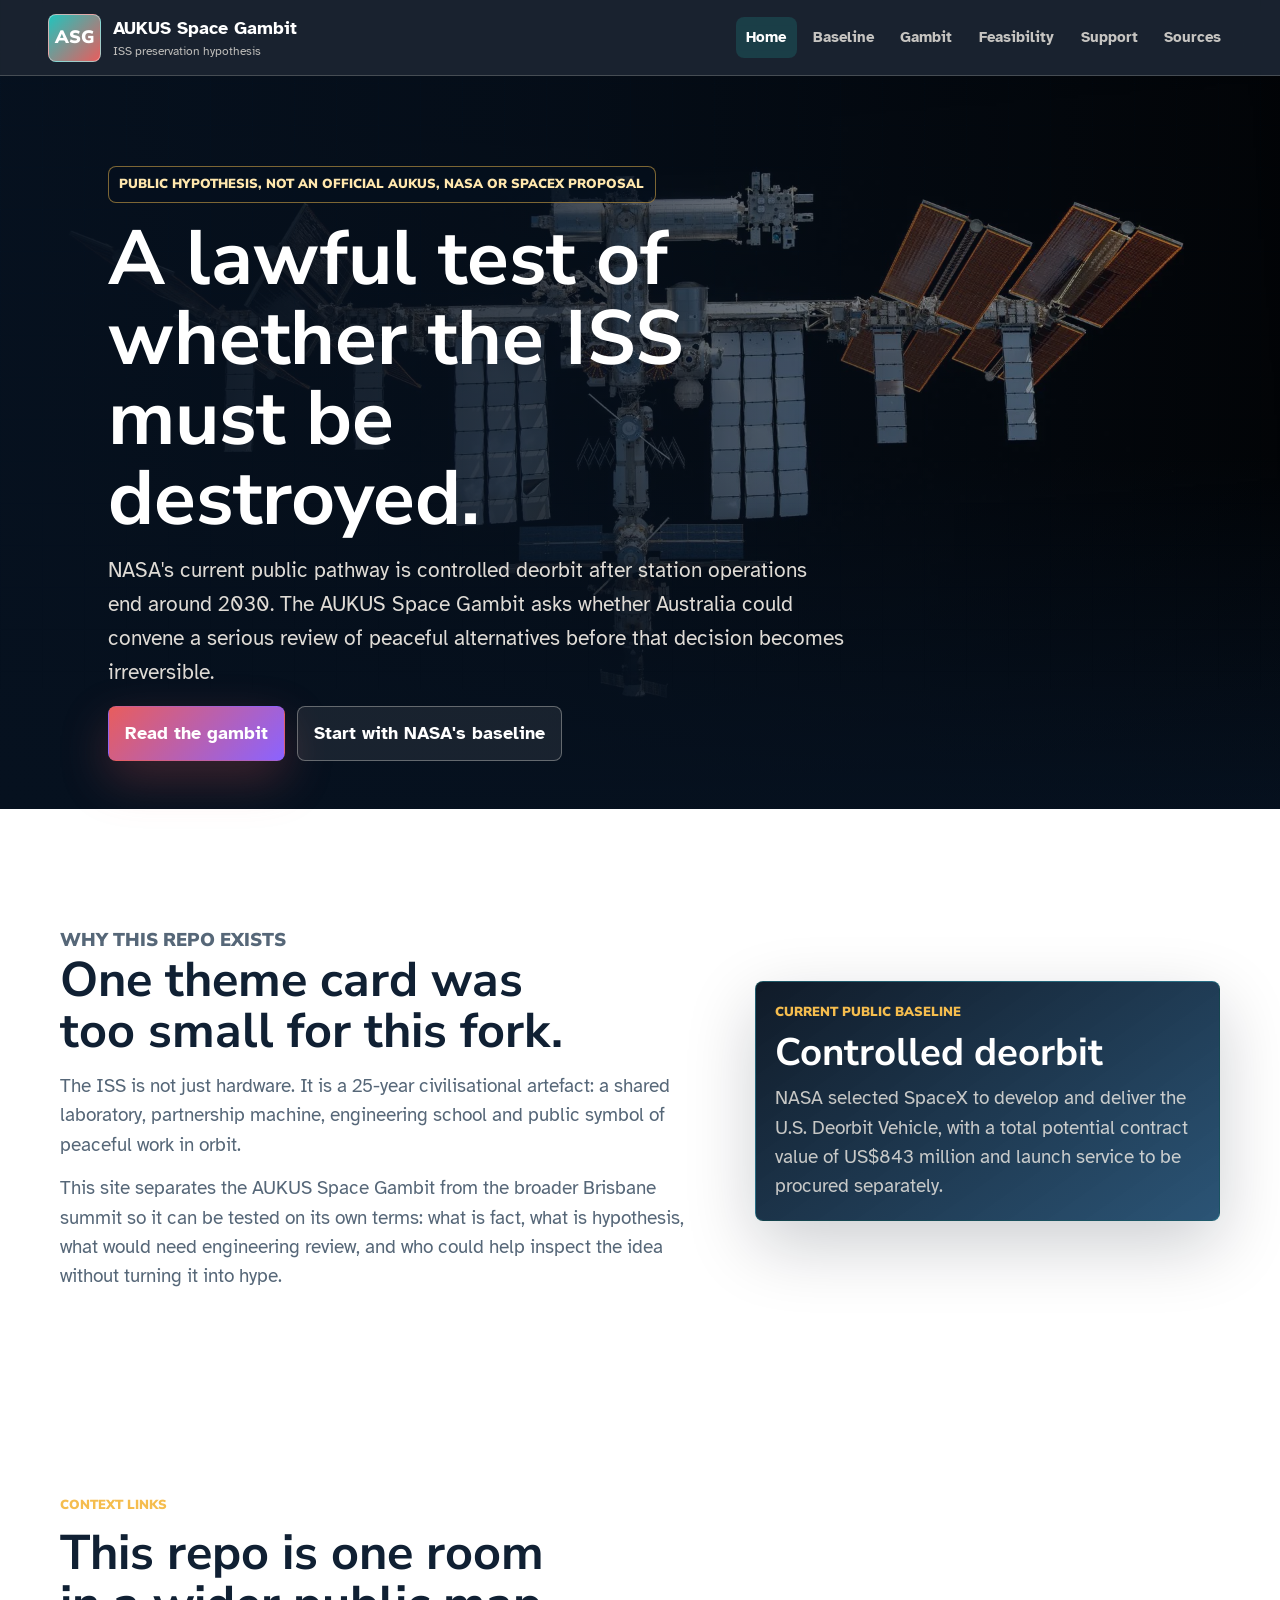
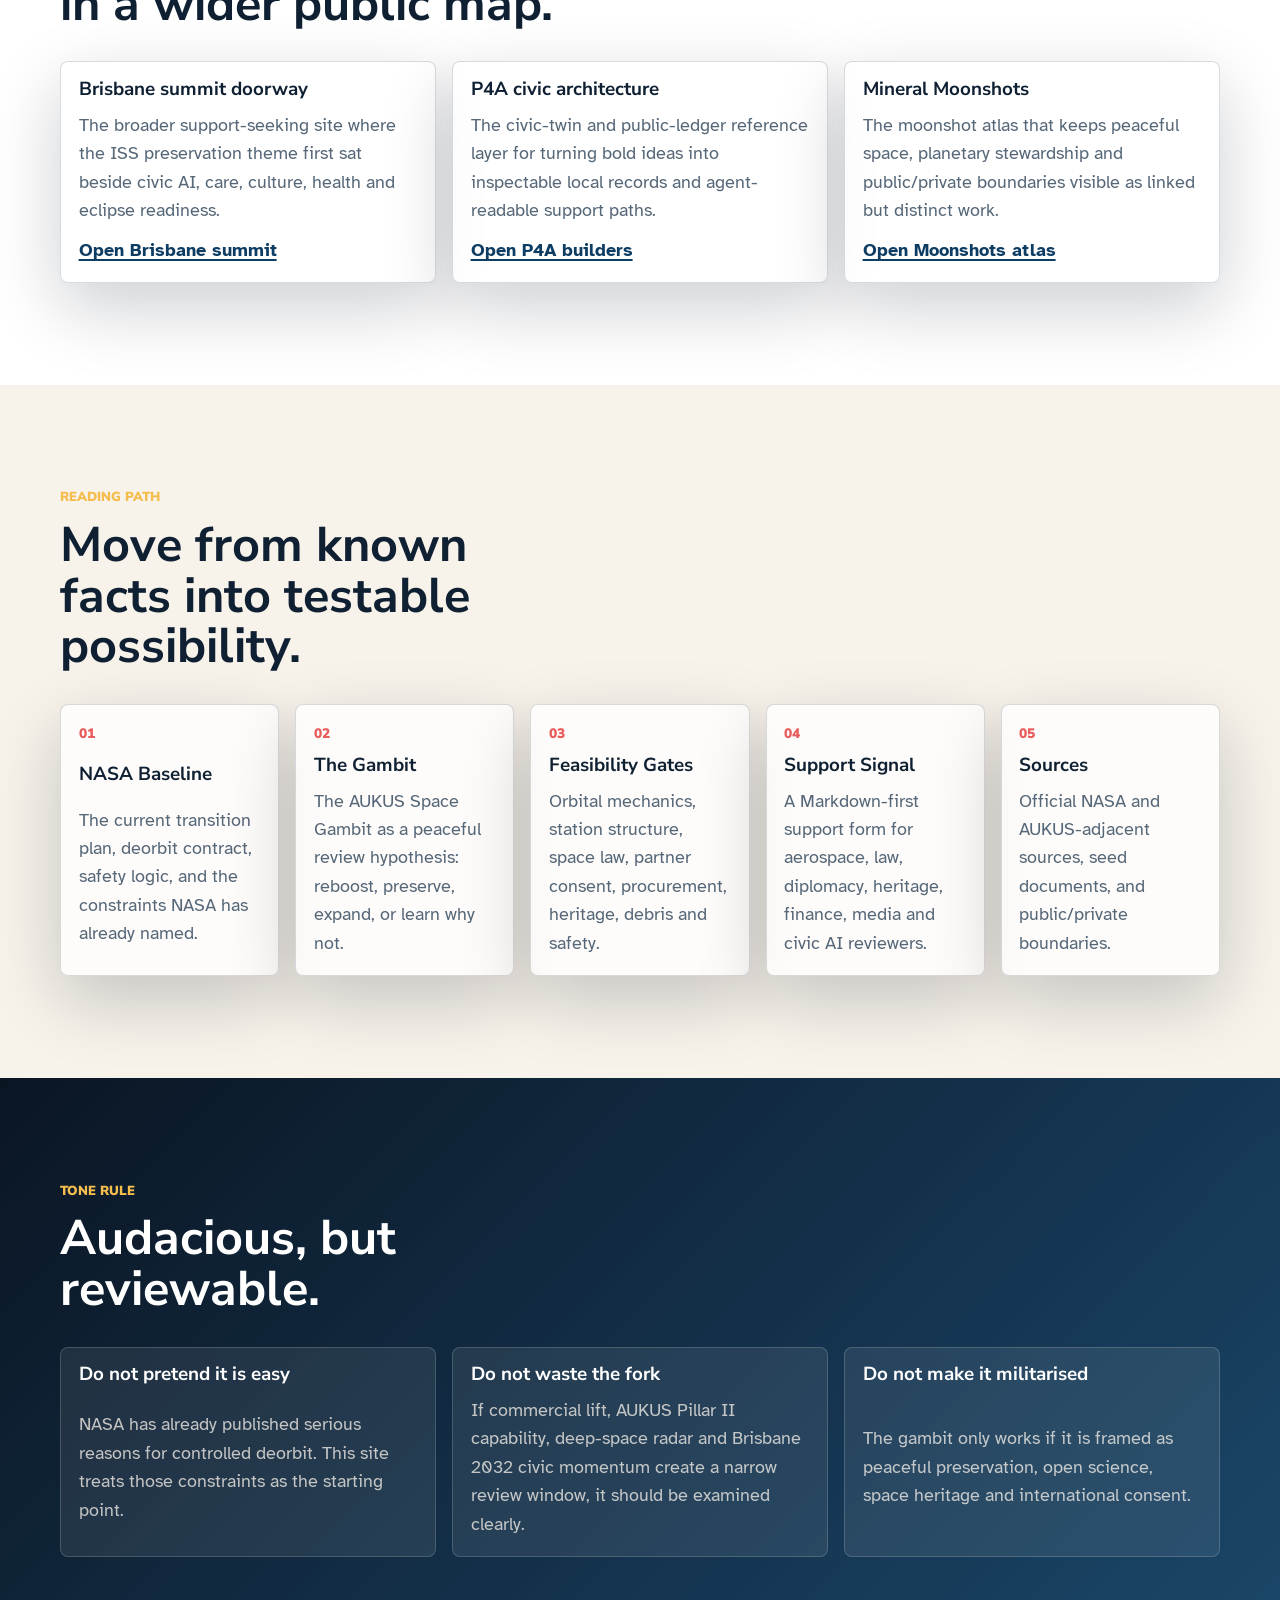
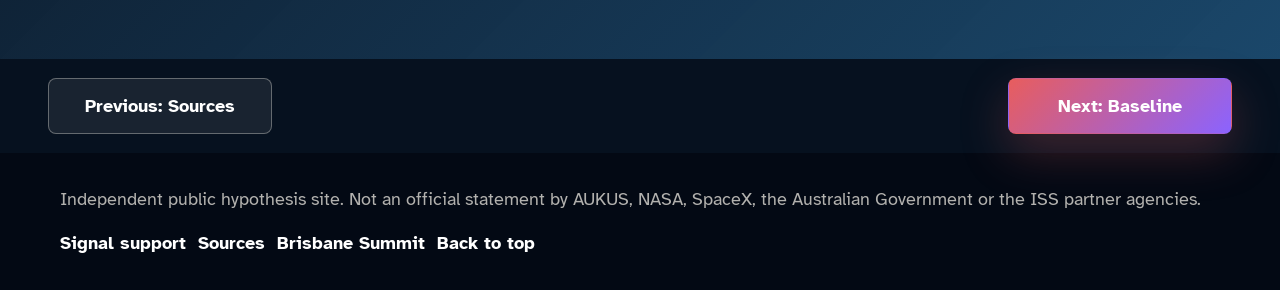
<file: index.html>
<!doctype html>
<html lang="en-AU">
<head>
  <meta charset="utf-8">
  <meta name="viewport" content="width=device-width, initial-scale=1">
  <meta name="description" content="A public hypothesis site for the AUKUS Space Gambit: testing whether the International Space Station could be preserved instead of destructively deorbited.">
  <meta name="theme-color" content="#06111f">
  <title>AUKUS Space Gambit</title>
  <link rel="preconnect" href="https://fonts.googleapis.com">
  <link rel="preconnect" href="https://fonts.gstatic.com" crossorigin>
  <link href="https://fonts.googleapis.com/css2?family=Atkinson+Hyperlegible:wght@400;700&family=Nunito+Sans:wght@800;900&display=swap" rel="stylesheet">
  <link rel="stylesheet" href="styles.css">
    <link rel="icon" type="image/png" sizes="32x32" href="assets/favicon-raster-32.png">
    <link rel="icon" type="image/png" sizes="192x192" href="assets/favicon-raster-192.png">
    <link rel="apple-touch-icon" sizes="180x180" href="assets/apple-touch-icon-raster-180.png">
</head>
<body>
  <a class="skip-link" href="#main">Skip to content</a>
  <header class="site-header">
    <a class="brand" href="index.html" aria-label="AUKUS Space Gambit home">
      <span class="brand-mark">ASG</span>
      <span><strong>AUKUS Space Gambit</strong><small>ISS preservation hypothesis</small></span>
    </a>
    <button class="nav-toggle" type="button" aria-expanded="false" aria-controls="site-nav">Menu</button>
    <nav class="site-nav" id="site-nav" aria-label="Main navigation">
      <a href="index.html" aria-current="page">Home</a>
      <a href="baseline.html">Baseline</a>
      <a href="gambit.html">Gambit</a>
      <a href="feasibility.html">Feasibility</a>
      <a href="support.html">Support</a>
      <a href="sources.html">Sources</a>
    </nav>
  </header>

  <main id="main">
    <section class="hero" id="top">
      <div class="hero-image">
        <img src="assets/iss-flyaround-nasa.webp" alt="The International Space Station photographed from SpaceX Crew Dragon Endeavour">
      </div>
      <div class="hero-content">
        <p class="status-note">Public hypothesis, not an official AUKUS, NASA or SpaceX proposal</p>
        <h1>A lawful test of whether the ISS must be destroyed.</h1>
        <p class="hero-copy">NASA's current public pathway is controlled deorbit after station operations end around 2030. The AUKUS Space Gambit asks whether Australia could convene a serious review of peaceful alternatives before that decision becomes irreversible.</p>
        <div class="hero-actions">
          <a class="button button-primary" href="gambit.html">Read the gambit</a>
          <a class="button button-secondary" href="baseline.html">Start with NASA's baseline</a>
        </div>
      </div>
    </section>

    <section class="section intro-band" aria-labelledby="why-title">
      <div class="split">
        <div>
          <p class="eyebrow">Why this repo exists</p>
          <h2 id="why-title">One theme card was too small for this fork.</h2>
          <p>The ISS is not just hardware. It is a 25-year civilisational artefact: a shared laboratory, partnership machine, engineering school and public symbol of peaceful work in orbit.</p>
          <p>This site separates the AUKUS Space Gambit from the broader Brisbane summit so it can be tested on its own terms: what is fact, what is hypothesis, what would need engineering review, and who could help inspect the idea without turning it into hype.</p>
        </div>
        <div class="signal-panel">
          <span>Current public baseline</span>
          <strong>Controlled deorbit</strong>
          <p>NASA selected SpaceX to develop and deliver the U.S. Deorbit Vehicle, with a total potential contract value of US$843 million and launch service to be procured separately.</p>
        </div>
      </div>
    </section>

    <section class="section light-band" aria-labelledby="context-title">
      <div class="section-heading">
        <p class="eyebrow">Context links</p>
        <h2 id="context-title">This repo is one room in a wider public map.</h2>
      </div>
      <div class="feature-grid">
        <article>
          <h3>Brisbane summit doorway</h3>
          <p>The broader support-seeking site where the ISS preservation theme first sat beside civic AI, care, culture, health and eclipse readiness.</p>
          <a class="card-link" href="https://auraofintelligence.github.io/GAJRA_Earth-Space-AI_Summit/" target="_blank" rel="noopener noreferrer">Open Brisbane summit</a>
        </article>
        <article>
          <h3>P4A civic architecture</h3>
          <p>The civic-twin and public-ledger reference layer for turning bold ideas into inspectable local records and agent-readable support paths.</p>
          <a class="card-link" href="https://auraofintelligence.github.io/p4a_xyz/pages/civic-twin-builders.html" target="_blank" rel="noopener noreferrer">Open P4A builders</a>
        </article>
        <article>
          <h3>Mineral Moonshots</h3>
          <p>The moonshot atlas that keeps peaceful space, planetary stewardship and public/private boundaries visible as linked but distinct work.</p>
          <a class="card-link" href="https://auraofintelligence.github.io/mineral-moonshots/moonshots.html" target="_blank" rel="noopener noreferrer">Open Moonshots atlas</a>
        </article>
      </div>
    </section>

    <section class="section" aria-labelledby="path-title">
      <div class="section-heading">
        <p class="eyebrow">Reading path</p>
        <h2 id="path-title">Move from known facts into testable possibility.</h2>
      </div>
      <div class="card-grid">
        <a class="path-card" href="baseline.html">
          <span>01</span>
          <h3>NASA Baseline</h3>
          <p>The current transition plan, deorbit contract, safety logic, and the constraints NASA has already named.</p>
        </a>
        <a class="path-card" href="gambit.html">
          <span>02</span>
          <h3>The Gambit</h3>
          <p>The AUKUS Space Gambit as a peaceful review hypothesis: reboost, preserve, expand, or learn why not.</p>
        </a>
        <a class="path-card" href="feasibility.html">
          <span>03</span>
          <h3>Feasibility Gates</h3>
          <p>Orbital mechanics, station structure, space law, partner consent, procurement, heritage, debris and safety.</p>
        </a>
        <a class="path-card" href="support.html">
          <span>04</span>
          <h3>Support Signal</h3>
          <p>A Markdown-first support form for aerospace, law, diplomacy, heritage, finance, media and civic AI reviewers.</p>
        </a>
        <a class="path-card" href="sources.html">
          <span>05</span>
          <h3>Sources</h3>
          <p>Official NASA and AUKUS-adjacent sources, seed documents, and public/private boundaries.</p>
        </a>
      </div>
    </section>

    <section class="section dark-band" aria-labelledby="tone-title">
      <div class="section-heading">
        <p class="eyebrow">Tone rule</p>
        <h2 id="tone-title">Audacious, but reviewable.</h2>
      </div>
      <div class="feature-grid">
        <article>
          <h3>Do not pretend it is easy</h3>
          <p>NASA has already published serious reasons for controlled deorbit. This site treats those constraints as the starting point.</p>
        </article>
        <article>
          <h3>Do not waste the fork</h3>
          <p>If commercial lift, AUKUS Pillar II capability, deep-space radar and Brisbane 2032 civic momentum create a narrow review window, it should be examined clearly.</p>
        </article>
        <article>
          <h3>Do not make it militarised</h3>
          <p>The gambit only works if it is framed as peaceful preservation, open science, space heritage and international consent.</p>
        </article>
      </div>
    </section>

    <nav class="trail-nav" aria-label="Previous and next pages">
      <a class="button button-secondary" href="sources.html">Previous: Sources</a>
      <a class="button button-primary" href="baseline.html">Next: Baseline</a>
    </nav>
  </main>

  <footer class="site-footer">
    <p>Independent public hypothesis site. Not an official statement by AUKUS, NASA, SpaceX, the Australian Government or the ISS partner agencies.</p>
    <nav aria-label="Footer links">
      <a href="support.html">Signal support</a>
      <a href="sources.html">Sources</a>
      <a href="https://auraofintelligence.github.io/GAJRA_Earth-Space-AI_Summit/" target="_blank" rel="noopener noreferrer">Brisbane Summit</a>
      <a href="#top">Back to top</a>
    </nav>
  </footer>
  <button class="back-to-top" type="button" aria-label="Back to top">Top</button>
  <script src="script.js"></script>
</body>
</html>
</file>
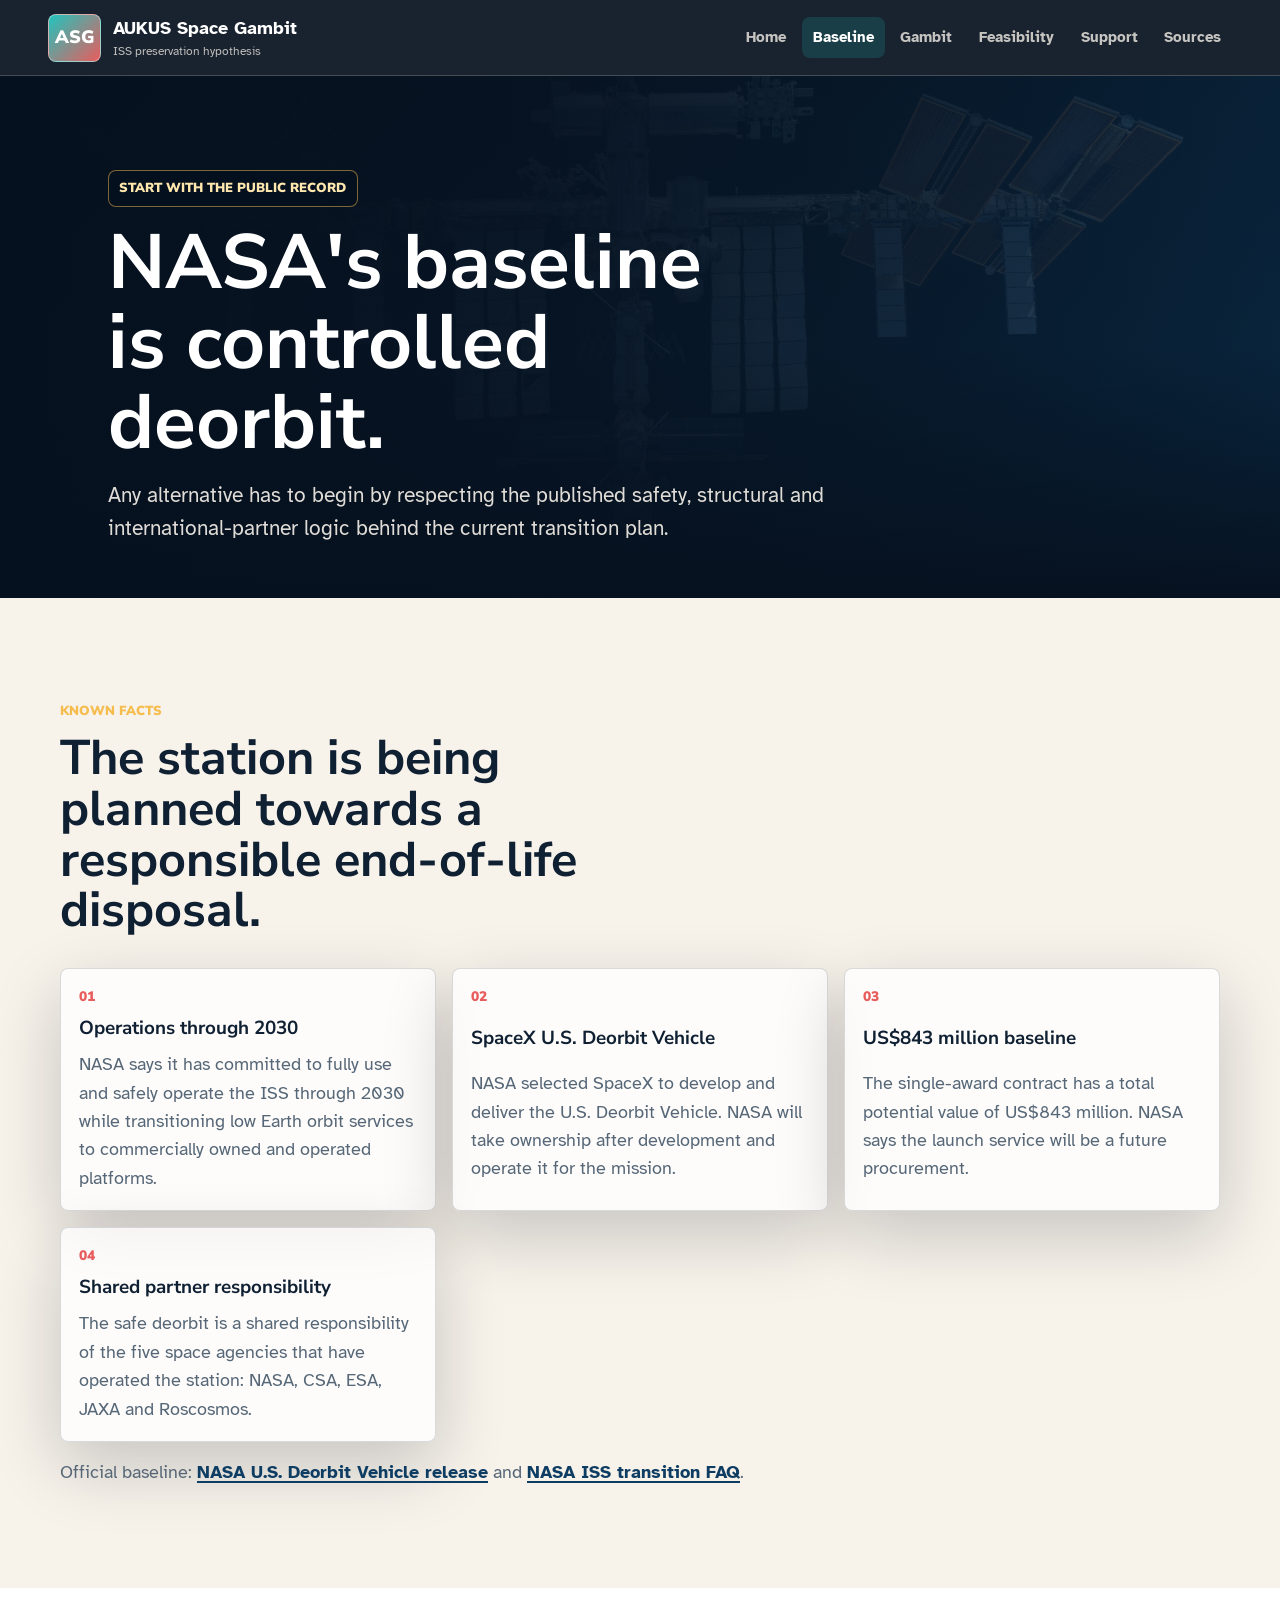
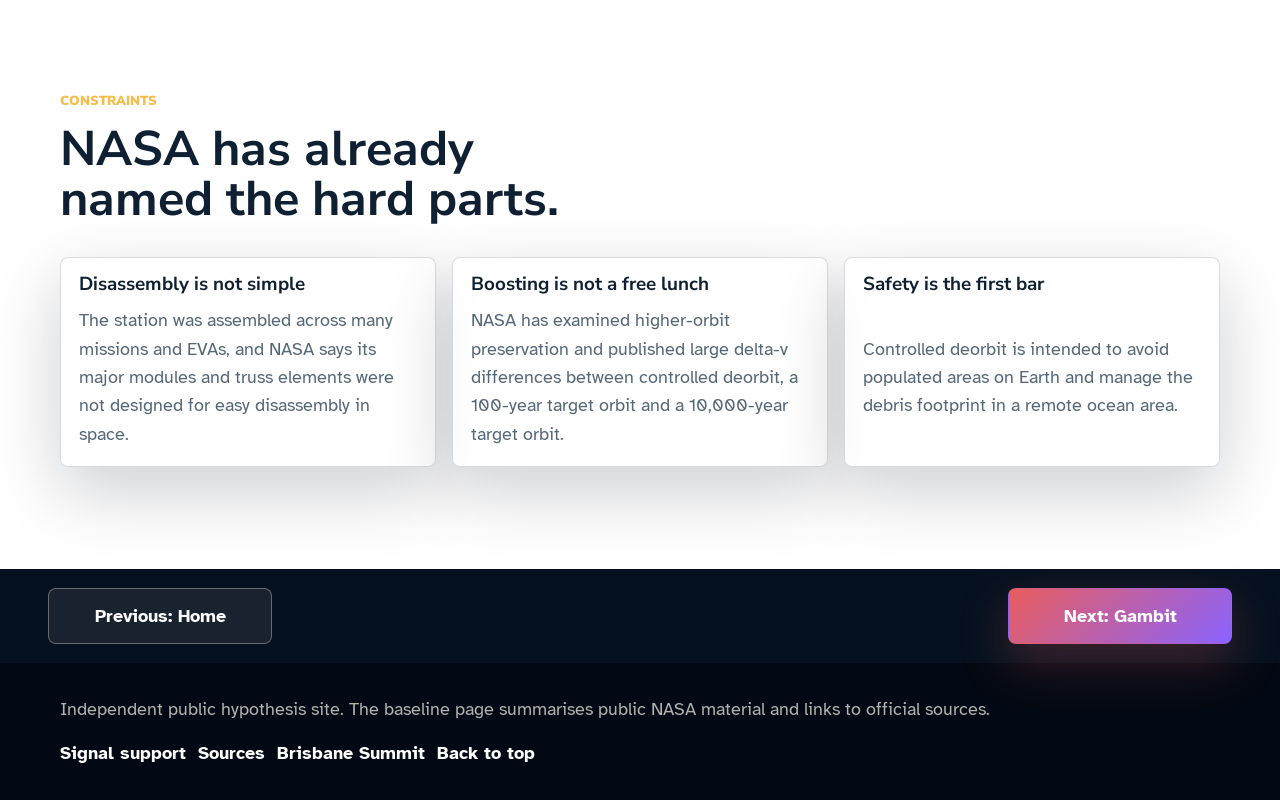
<file: baseline.html>
<!doctype html>
<html lang="en-AU">
<head>
  <meta charset="utf-8">
  <meta name="viewport" content="width=device-width, initial-scale=1">
  <meta name="description" content="The public NASA baseline for International Space Station transition and controlled deorbit.">
  <meta name="theme-color" content="#06111f">
  <title>NASA Baseline | AUKUS Space Gambit</title>
  <link rel="preconnect" href="https://fonts.googleapis.com">
  <link rel="preconnect" href="https://fonts.gstatic.com" crossorigin>
  <link href="https://fonts.googleapis.com/css2?family=Atkinson+Hyperlegible:wght@400;700&family=Nunito+Sans:wght@800;900&display=swap" rel="stylesheet">
  <link rel="stylesheet" href="styles.css">
  <link rel="icon" href="assets/favicon.svg" type="image/svg+xml">
  <link rel="shortcut icon" href="assets/favicon.ico" type="image/x-icon">
</head>
<body>
  <a class="skip-link" href="#main">Skip to content</a>
  <header class="site-header">
    <a class="brand" href="index.html" aria-label="AUKUS Space Gambit home"><span class="brand-mark">ASG</span><span><strong>AUKUS Space Gambit</strong><small>ISS preservation hypothesis</small></span></a>
    <button class="nav-toggle" type="button" aria-expanded="false" aria-controls="site-nav">Menu</button>
    <nav class="site-nav" id="site-nav" aria-label="Main navigation">
      <a href="index.html">Home</a>
      <a href="baseline.html" aria-current="page">Baseline</a>
      <a href="gambit.html">Gambit</a>
      <a href="feasibility.html">Feasibility</a>
      <a href="support.html">Support</a>
      <a href="sources.html">Sources</a>
    </nav>
  </header>

  <main id="main">
    <section class="page-hero" id="top">
      <div class="page-hero-inner">
        <p class="status-note">Start with the public record</p>
        <h1>NASA's baseline is controlled deorbit.</h1>
        <p class="hero-copy">Any alternative has to begin by respecting the published safety, structural and international-partner logic behind the current transition plan.</p>
      </div>
    </section>

    <section class="section" aria-labelledby="facts-title">
      <div class="section-heading">
        <p class="eyebrow">Known facts</p>
        <h2 id="facts-title">The station is being planned towards a responsible end-of-life disposal.</h2>
      </div>
      <div class="fact-grid">
        <article>
          <span>01</span>
          <h3>Operations through 2030</h3>
          <p>NASA says it has committed to fully use and safely operate the ISS through 2030 while transitioning low Earth orbit services to commercially owned and operated platforms.</p>
        </article>
        <article>
          <span>02</span>
          <h3>SpaceX U.S. Deorbit Vehicle</h3>
          <p>NASA selected SpaceX to develop and deliver the U.S. Deorbit Vehicle. NASA will take ownership after development and operate it for the mission.</p>
        </article>
        <article>
          <span>03</span>
          <h3>US$843 million baseline</h3>
          <p>The single-award contract has a total potential value of US$843 million. NASA says the launch service will be a future procurement.</p>
        </article>
        <article>
          <span>04</span>
          <h3>Shared partner responsibility</h3>
          <p>The safe deorbit is a shared responsibility of the five space agencies that have operated the station: NASA, CSA, ESA, JAXA and Roscosmos.</p>
        </article>
      </div>
      <p class="source-note">Official baseline: <a href="https://www.nasa.gov/news-release/nasa-selects-international-space-station-us-deorbit-vehicle/" target="_blank" rel="noopener noreferrer">NASA U.S. Deorbit Vehicle release</a> and <a href="https://www.nasa.gov/faqs-the-international-space-station-transition-plan/" target="_blank" rel="noopener noreferrer">NASA ISS transition FAQ</a>.</p>
    </section>

    <section class="section light-band" aria-labelledby="constraints-title">
      <div class="section-heading">
        <p class="eyebrow">Constraints</p>
        <h2 id="constraints-title">NASA has already named the hard parts.</h2>
      </div>
      <div class="feature-grid">
        <article>
          <h3>Disassembly is not simple</h3>
          <p>The station was assembled across many missions and EVAs, and NASA says its major modules and truss elements were not designed for easy disassembly in space.</p>
        </article>
        <article>
          <h3>Boosting is not a free lunch</h3>
          <p>NASA has examined higher-orbit preservation and published large delta-v differences between controlled deorbit, a 100-year target orbit and a 10,000-year target orbit.</p>
        </article>
        <article>
          <h3>Safety is the first bar</h3>
          <p>Controlled deorbit is intended to avoid populated areas on Earth and manage the debris footprint in a remote ocean area.</p>
        </article>
      </div>
    </section>

    <nav class="trail-nav" aria-label="Previous and next pages">
      <a class="button button-secondary" href="index.html">Previous: Home</a>
      <a class="button button-primary" href="gambit.html">Next: Gambit</a>
    </nav>
  </main>

  <footer class="site-footer">
    <p>Independent public hypothesis site. The baseline page summarises public NASA material and links to official sources.</p>
    <nav aria-label="Footer links"><a href="support.html">Signal support</a><a href="sources.html">Sources</a><a href="https://auraofintelligence.github.io/GAJRA_Earth-Space-AI_Summit/" target="_blank" rel="noopener noreferrer">Brisbane Summit</a><a href="#top">Back to top</a></nav>
  </footer>
  <button class="back-to-top" type="button" aria-label="Back to top">Top</button>
  <script src="script.js"></script>
</body>
</html>
</file>
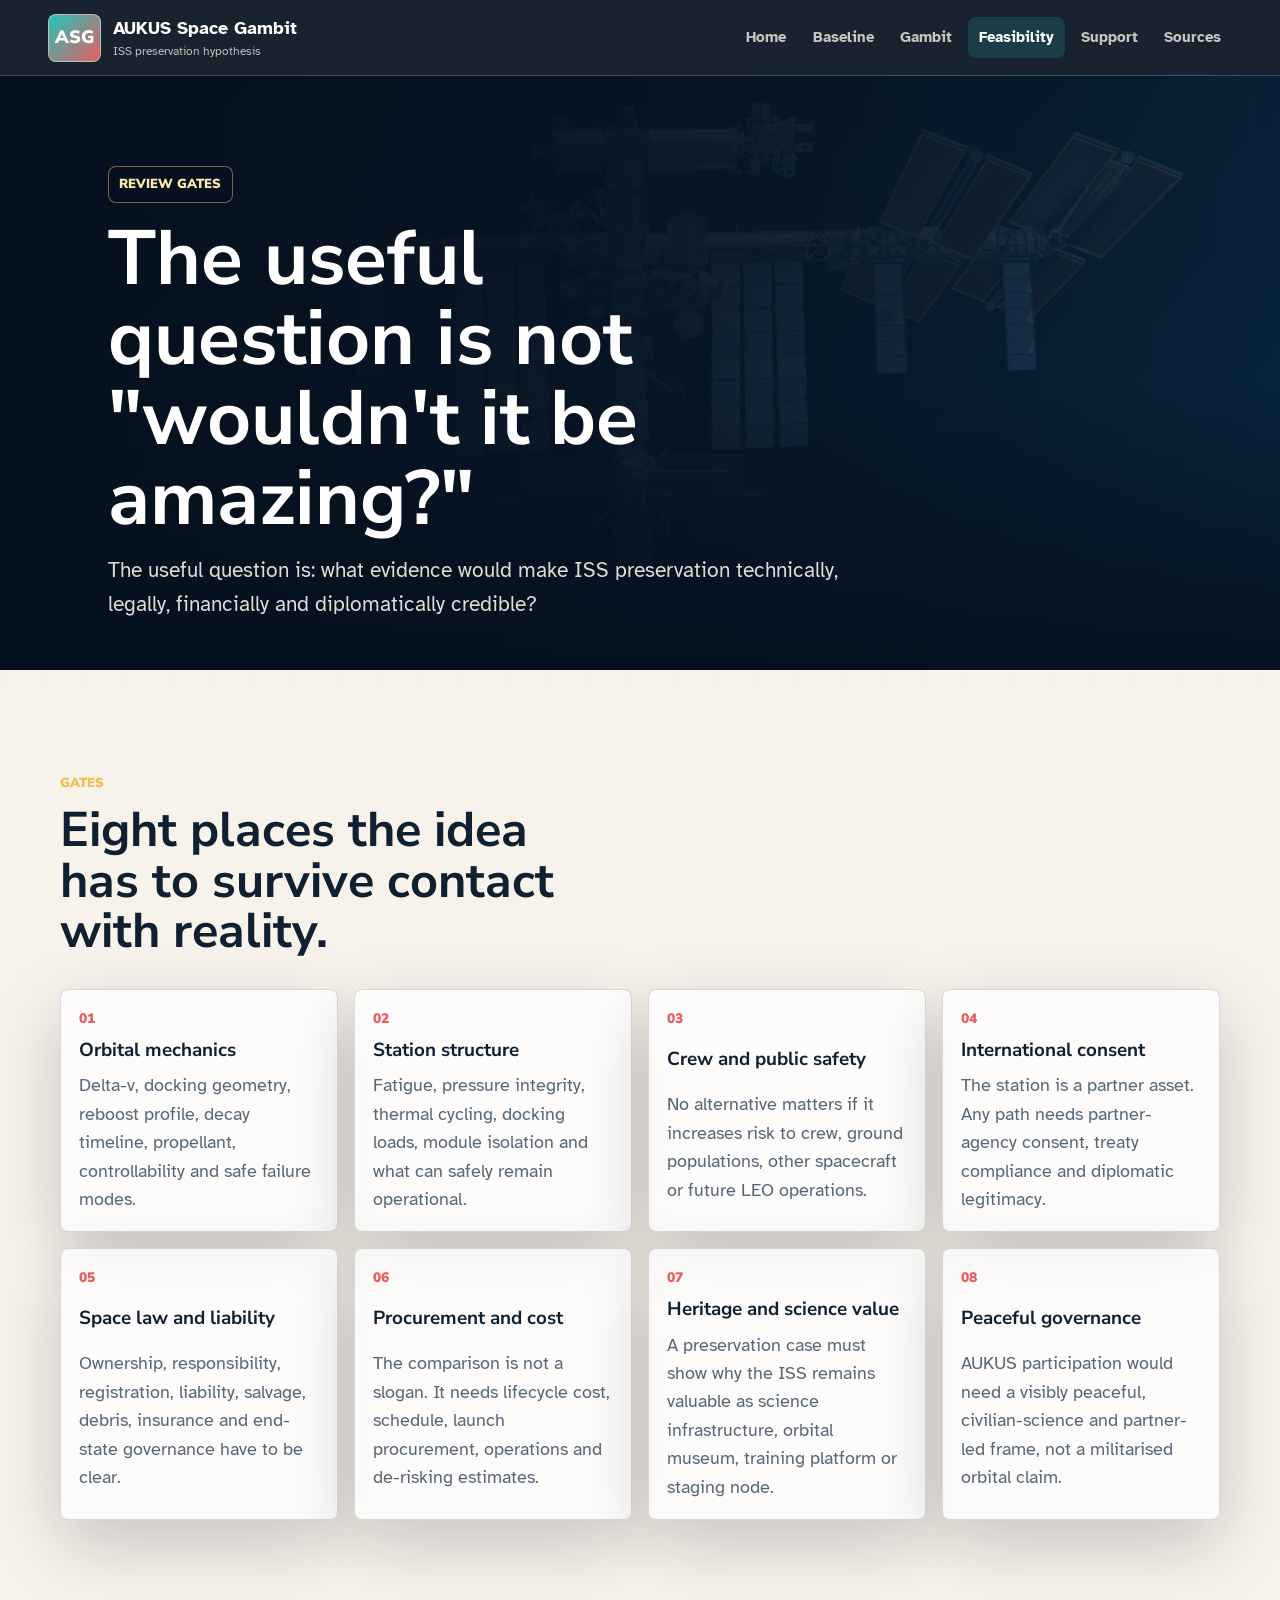
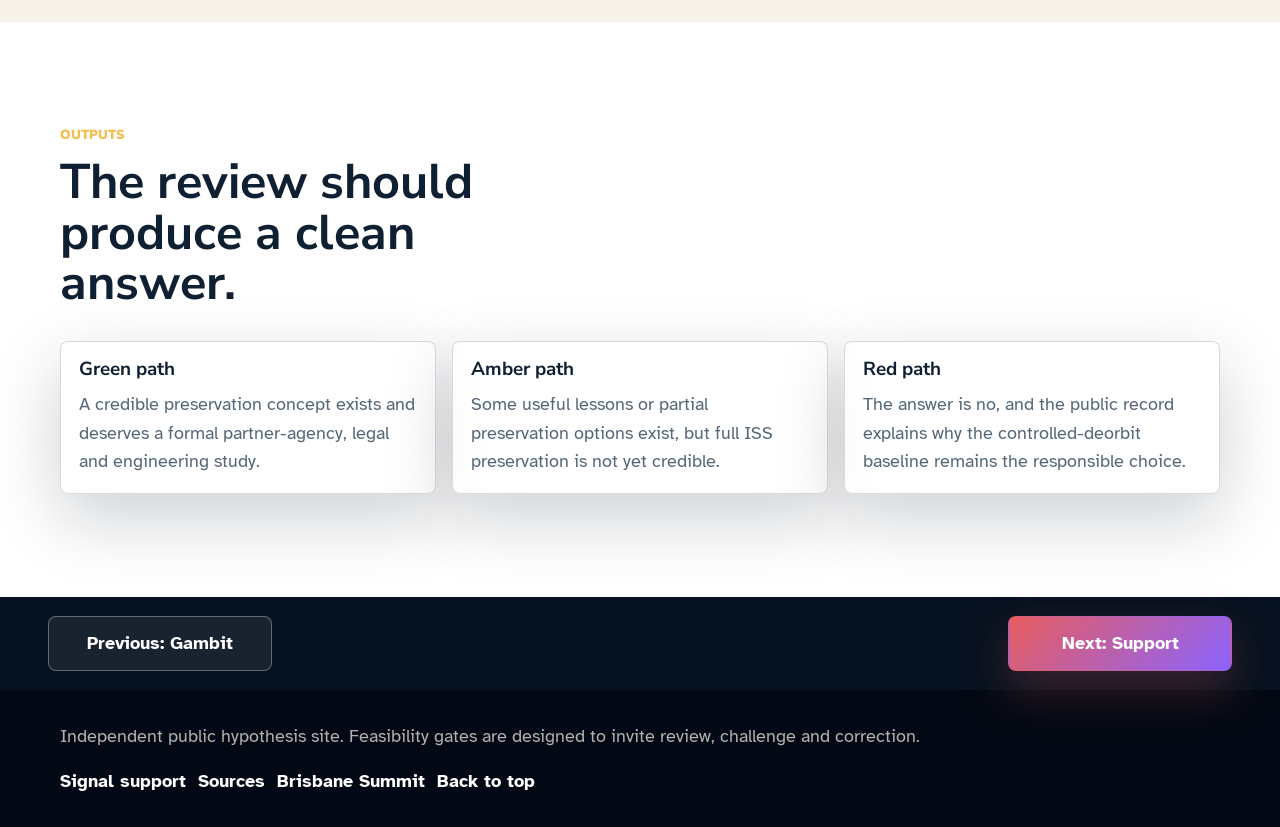
<file: feasibility.html>
<!doctype html>
<html lang="en-AU">
<head>
  <meta charset="utf-8">
  <meta name="viewport" content="width=device-width, initial-scale=1">
  <meta name="description" content="Feasibility gates for the AUKUS Space Gambit and ISS preservation hypothesis.">
  <meta name="theme-color" content="#06111f">
  <title>Feasibility Gates | AUKUS Space Gambit</title>
  <link rel="preconnect" href="https://fonts.googleapis.com">
  <link rel="preconnect" href="https://fonts.gstatic.com" crossorigin>
  <link href="https://fonts.googleapis.com/css2?family=Atkinson+Hyperlegible:wght@400;700&family=Nunito+Sans:wght@800;900&display=swap" rel="stylesheet">
  <link rel="stylesheet" href="styles.css">
  <link rel="icon" href="assets/favicon.svg" type="image/svg+xml">
  <link rel="shortcut icon" href="assets/favicon.ico" type="image/x-icon">
</head>
<body>
  <a class="skip-link" href="#main">Skip to content</a>
  <header class="site-header">
    <a class="brand" href="index.html" aria-label="AUKUS Space Gambit home"><span class="brand-mark">ASG</span><span><strong>AUKUS Space Gambit</strong><small>ISS preservation hypothesis</small></span></a>
    <button class="nav-toggle" type="button" aria-expanded="false" aria-controls="site-nav">Menu</button>
    <nav class="site-nav" id="site-nav" aria-label="Main navigation">
      <a href="index.html">Home</a>
      <a href="baseline.html">Baseline</a>
      <a href="gambit.html">Gambit</a>
      <a href="feasibility.html" aria-current="page">Feasibility</a>
      <a href="support.html">Support</a>
      <a href="sources.html">Sources</a>
    </nav>
  </header>

  <main id="main">
    <section class="page-hero" id="top">
      <div class="page-hero-inner">
        <p class="status-note">Review gates</p>
        <h1>The useful question is not "wouldn't it be amazing?"</h1>
        <p class="hero-copy">The useful question is: what evidence would make ISS preservation technically, legally, financially and diplomatically credible?</p>
      </div>
    </section>

    <section class="section" aria-labelledby="gates-title">
      <div class="section-heading">
        <p class="eyebrow">Gates</p>
        <h2 id="gates-title">Eight places the idea has to survive contact with reality.</h2>
      </div>
      <div class="review-grid">
        <article><span>01</span><h3>Orbital mechanics</h3><p>Delta-v, docking geometry, reboost profile, decay timeline, propellant, controllability and safe failure modes.</p></article>
        <article><span>02</span><h3>Station structure</h3><p>Fatigue, pressure integrity, thermal cycling, docking loads, module isolation and what can safely remain operational.</p></article>
        <article><span>03</span><h3>Crew and public safety</h3><p>No alternative matters if it increases risk to crew, ground populations, other spacecraft or future LEO operations.</p></article>
        <article><span>04</span><h3>International consent</h3><p>The station is a partner asset. Any path needs partner-agency consent, treaty compliance and diplomatic legitimacy.</p></article>
        <article><span>05</span><h3>Space law and liability</h3><p>Ownership, responsibility, registration, liability, salvage, debris, insurance and end-state governance have to be clear.</p></article>
        <article><span>06</span><h3>Procurement and cost</h3><p>The comparison is not a slogan. It needs lifecycle cost, schedule, launch procurement, operations and de-risking estimates.</p></article>
        <article><span>07</span><h3>Heritage and science value</h3><p>A preservation case must show why the ISS remains valuable as science infrastructure, orbital museum, training platform or staging node.</p></article>
        <article><span>08</span><h3>Peaceful governance</h3><p>AUKUS participation would need a visibly peaceful, civilian-science and partner-led frame, not a militarised orbital claim.</p></article>
      </div>
    </section>

    <section class="section light-band" aria-labelledby="outputs-title">
      <div class="section-heading">
        <p class="eyebrow">Outputs</p>
        <h2 id="outputs-title">The review should produce a clean answer.</h2>
      </div>
      <div class="feature-grid">
        <article>
          <h3>Green path</h3>
          <p>A credible preservation concept exists and deserves a formal partner-agency, legal and engineering study.</p>
        </article>
        <article>
          <h3>Amber path</h3>
          <p>Some useful lessons or partial preservation options exist, but full ISS preservation is not yet credible.</p>
        </article>
        <article>
          <h3>Red path</h3>
          <p>The answer is no, and the public record explains why the controlled-deorbit baseline remains the responsible choice.</p>
        </article>
      </div>
    </section>

    <nav class="trail-nav" aria-label="Previous and next pages">
      <a class="button button-secondary" href="gambit.html">Previous: Gambit</a>
      <a class="button button-primary" href="support.html">Next: Support</a>
    </nav>
  </main>

  <footer class="site-footer">
    <p>Independent public hypothesis site. Feasibility gates are designed to invite review, challenge and correction.</p>
    <nav aria-label="Footer links"><a href="support.html">Signal support</a><a href="sources.html">Sources</a><a href="https://auraofintelligence.github.io/GAJRA_Earth-Space-AI_Summit/" target="_blank" rel="noopener noreferrer">Brisbane Summit</a><a href="#top">Back to top</a></nav>
  </footer>
  <button class="back-to-top" type="button" aria-label="Back to top">Top</button>
  <script src="script.js"></script>
</body>
</html>
</file>
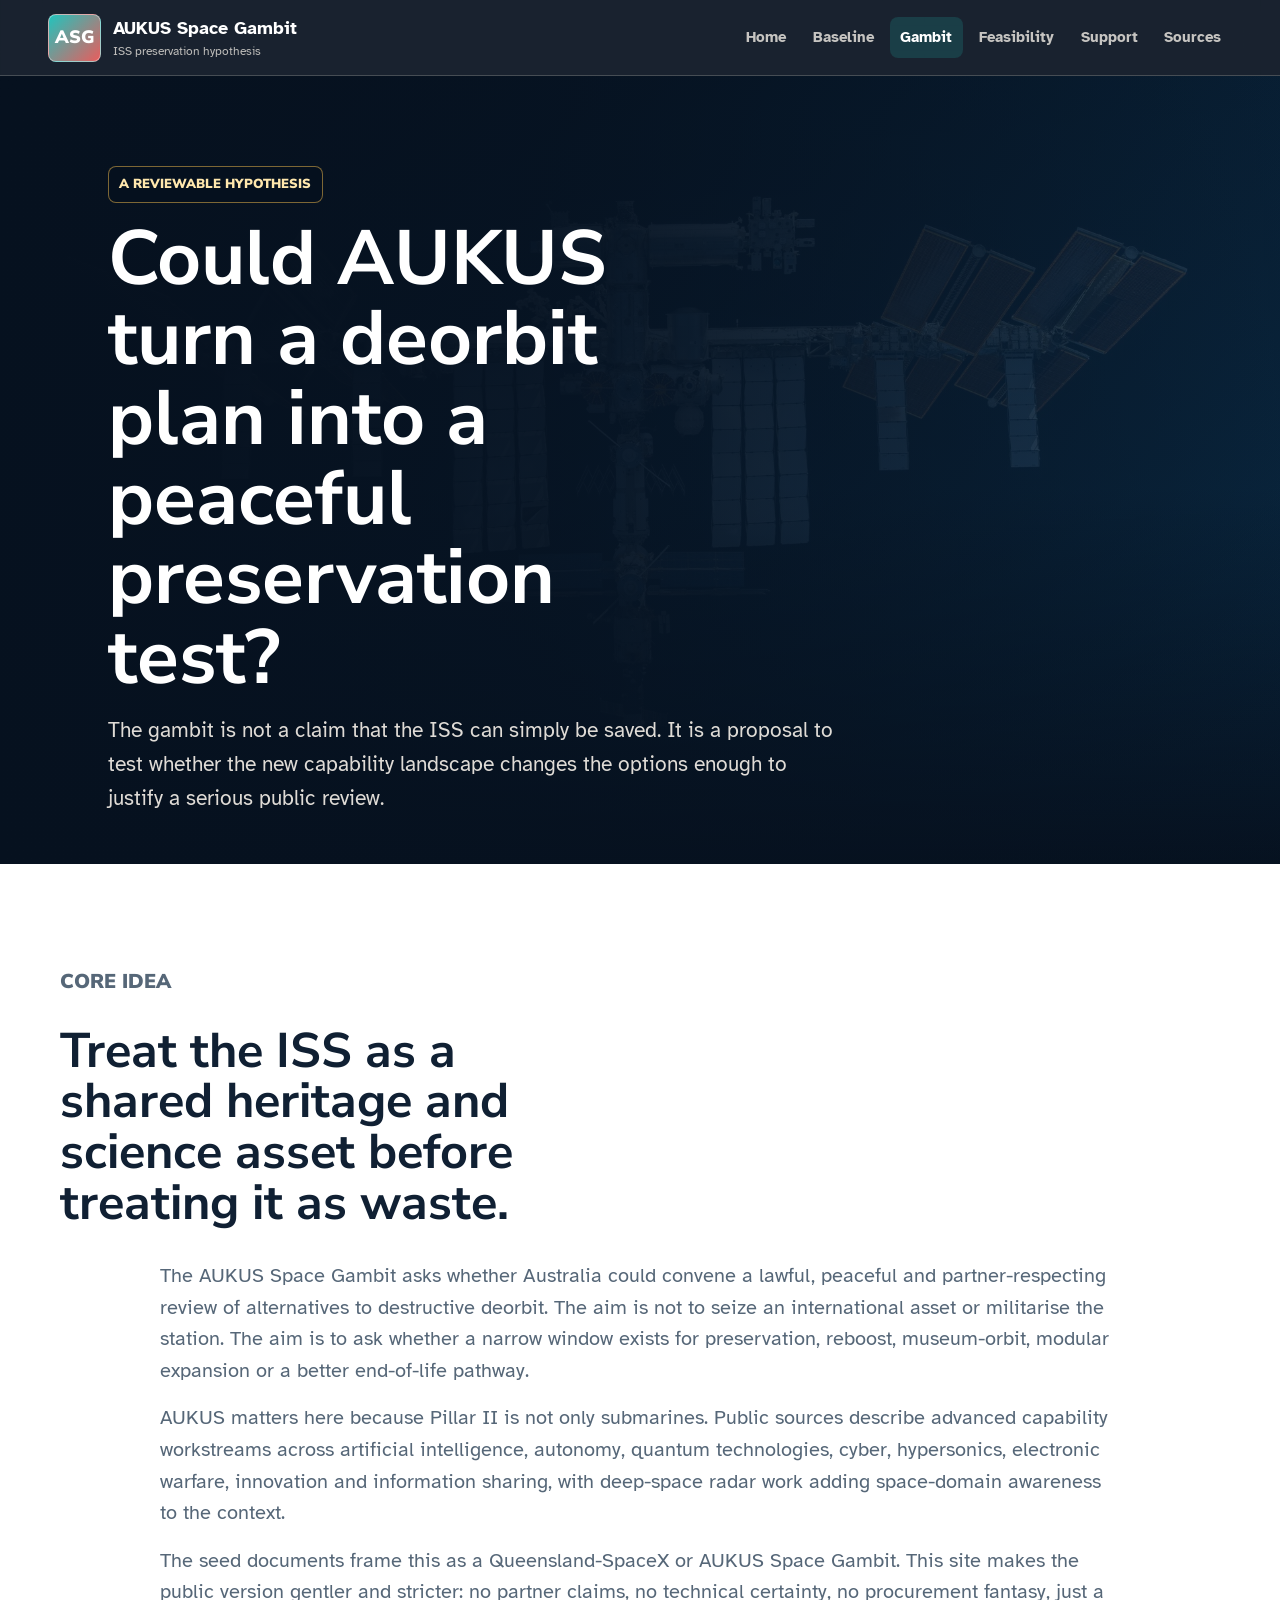
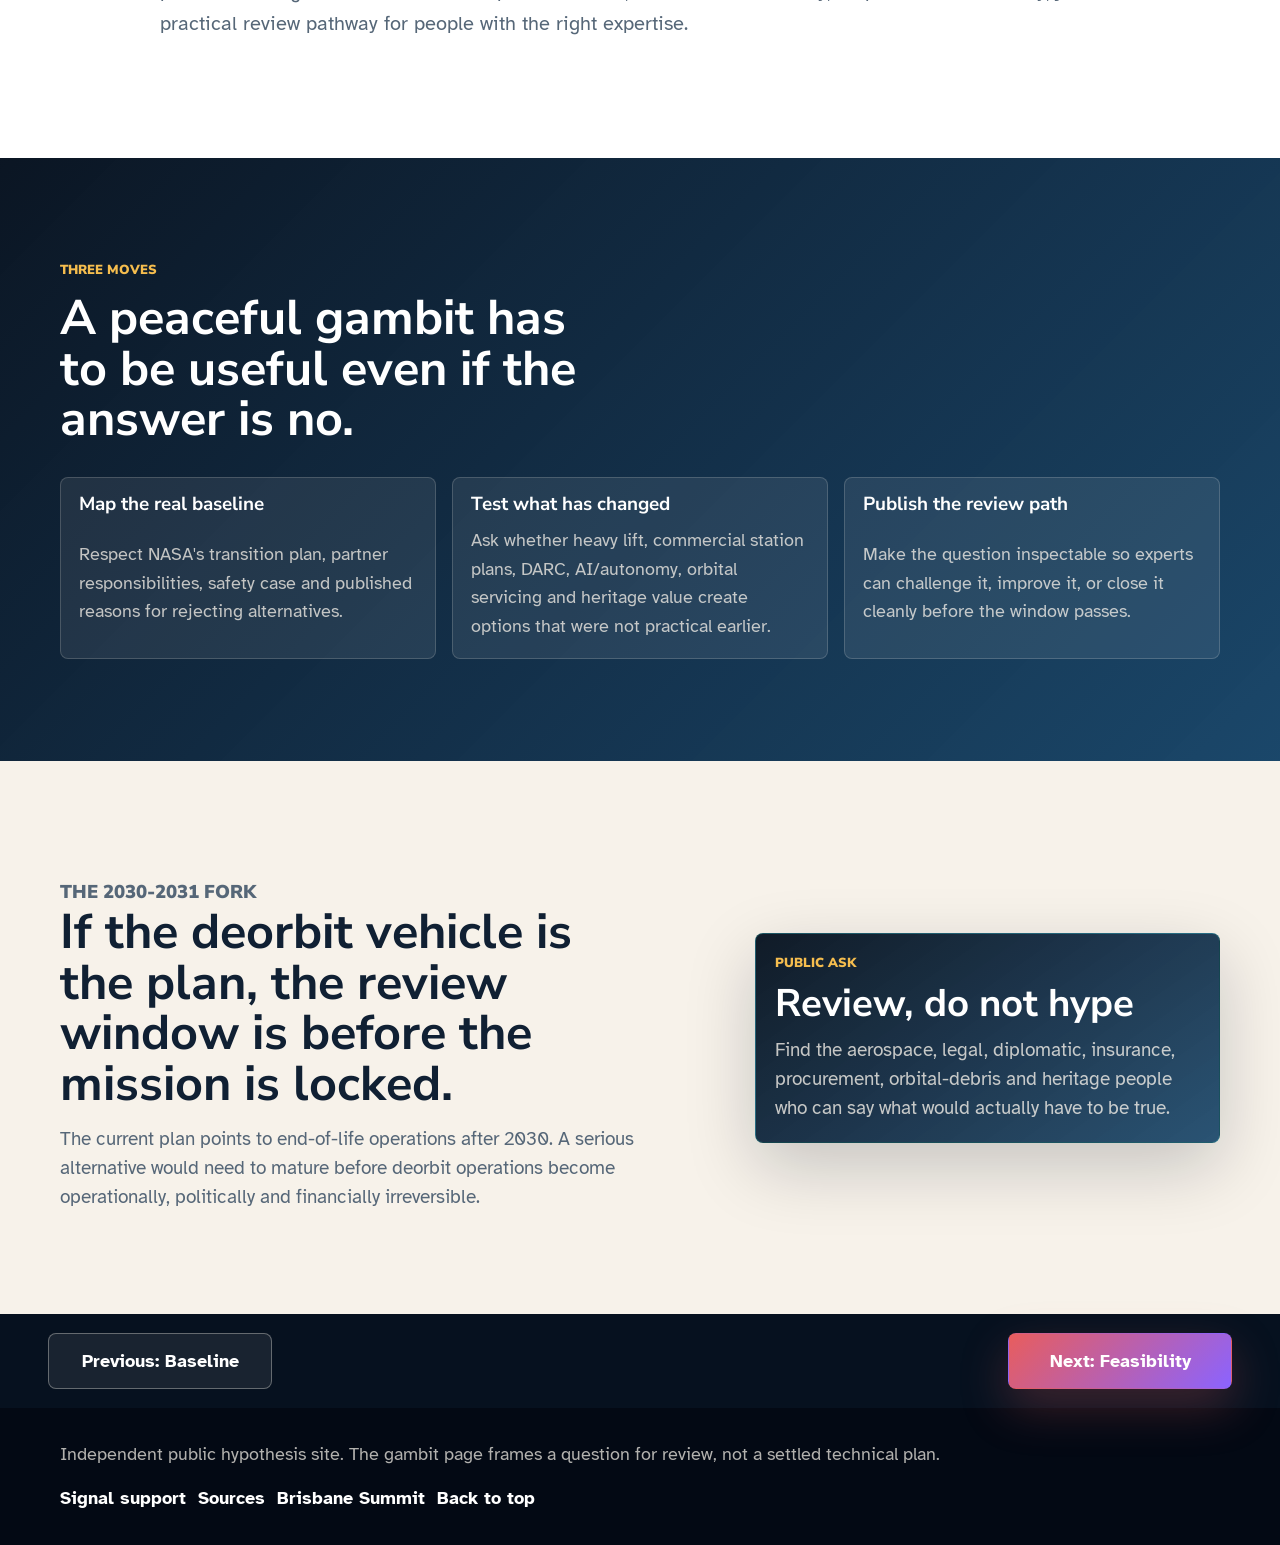
<file: gambit.html>
<!doctype html>
<html lang="en-AU">
<head>
  <meta charset="utf-8">
  <meta name="viewport" content="width=device-width, initial-scale=1">
  <meta name="description" content="The AUKUS Space Gambit hypothesis for testing peaceful ISS preservation alternatives.">
  <meta name="theme-color" content="#06111f">
  <title>The Gambit | AUKUS Space Gambit</title>
  <link rel="preconnect" href="https://fonts.googleapis.com">
  <link rel="preconnect" href="https://fonts.gstatic.com" crossorigin>
  <link href="https://fonts.googleapis.com/css2?family=Atkinson+Hyperlegible:wght@400;700&family=Nunito+Sans:wght@800;900&display=swap" rel="stylesheet">
  <link rel="stylesheet" href="styles.css">
  <link rel="icon" href="assets/favicon.svg" type="image/svg+xml">
  <link rel="shortcut icon" href="assets/favicon.ico" type="image/x-icon">
</head>
<body>
  <a class="skip-link" href="#main">Skip to content</a>
  <header class="site-header">
    <a class="brand" href="index.html" aria-label="AUKUS Space Gambit home"><span class="brand-mark">ASG</span><span><strong>AUKUS Space Gambit</strong><small>ISS preservation hypothesis</small></span></a>
    <button class="nav-toggle" type="button" aria-expanded="false" aria-controls="site-nav">Menu</button>
    <nav class="site-nav" id="site-nav" aria-label="Main navigation">
      <a href="index.html">Home</a>
      <a href="baseline.html">Baseline</a>
      <a href="gambit.html" aria-current="page">Gambit</a>
      <a href="feasibility.html">Feasibility</a>
      <a href="support.html">Support</a>
      <a href="sources.html">Sources</a>
    </nav>
  </header>

  <main id="main">
    <section class="page-hero" id="top">
      <div class="page-hero-inner">
        <p class="status-note">A reviewable hypothesis</p>
        <h1>Could AUKUS turn a deorbit plan into a peaceful preservation test?</h1>
        <p class="hero-copy">The gambit is not a claim that the ISS can simply be saved. It is a proposal to test whether the new capability landscape changes the options enough to justify a serious public review.</p>
      </div>
    </section>

    <section class="section narrative" aria-labelledby="gambit-title">
      <div class="section-heading">
        <p class="eyebrow">Core idea</p>
        <h2 id="gambit-title">Treat the ISS as a shared heritage and science asset before treating it as waste.</h2>
      </div>
      <p>The AUKUS Space Gambit asks whether Australia could convene a lawful, peaceful and partner-respecting review of alternatives to destructive deorbit. The aim is not to seize an international asset or militarise the station. The aim is to ask whether a narrow window exists for preservation, reboost, museum-orbit, modular expansion or a better end-of-life pathway.</p>
      <p>AUKUS matters here because Pillar II is not only submarines. Public sources describe advanced capability workstreams across artificial intelligence, autonomy, quantum technologies, cyber, hypersonics, electronic warfare, innovation and information sharing, with deep-space radar work adding space-domain awareness to the context.</p>
      <p>The seed documents frame this as a Queensland-SpaceX or AUKUS Space Gambit. This site makes the public version gentler and stricter: no partner claims, no technical certainty, no procurement fantasy, just a practical review pathway for people with the right expertise.</p>
    </section>

    <section class="section dark-band" aria-labelledby="moves-title">
      <div class="section-heading">
        <p class="eyebrow">Three moves</p>
        <h2 id="moves-title">A peaceful gambit has to be useful even if the answer is no.</h2>
      </div>
      <div class="feature-grid">
        <article>
          <h3>Map the real baseline</h3>
          <p>Respect NASA's transition plan, partner responsibilities, safety case and published reasons for rejecting alternatives.</p>
        </article>
        <article>
          <h3>Test what has changed</h3>
          <p>Ask whether heavy lift, commercial station plans, DARC, AI/autonomy, orbital servicing and heritage value create options that were not practical earlier.</p>
        </article>
        <article>
          <h3>Publish the review path</h3>
          <p>Make the question inspectable so experts can challenge it, improve it, or close it cleanly before the window passes.</p>
        </article>
      </div>
    </section>

    <section class="section" aria-labelledby="fork-title">
      <div class="split">
        <div>
          <p class="eyebrow">The 2030-2031 fork</p>
          <h2 id="fork-title">If the deorbit vehicle is the plan, the review window is before the mission is locked.</h2>
          <p>The current plan points to end-of-life operations after 2030. A serious alternative would need to mature before deorbit operations become operationally, politically and financially irreversible.</p>
        </div>
        <div class="signal-panel">
          <span>Public ask</span>
          <strong>Review, do not hype</strong>
          <p>Find the aerospace, legal, diplomatic, insurance, procurement, orbital-debris and heritage people who can say what would actually have to be true.</p>
        </div>
      </div>
    </section>

    <nav class="trail-nav" aria-label="Previous and next pages">
      <a class="button button-secondary" href="baseline.html">Previous: Baseline</a>
      <a class="button button-primary" href="feasibility.html">Next: Feasibility</a>
    </nav>
  </main>

  <footer class="site-footer">
    <p>Independent public hypothesis site. The gambit page frames a question for review, not a settled technical plan.</p>
    <nav aria-label="Footer links"><a href="support.html">Signal support</a><a href="sources.html">Sources</a><a href="https://auraofintelligence.github.io/GAJRA_Earth-Space-AI_Summit/" target="_blank" rel="noopener noreferrer">Brisbane Summit</a><a href="#top">Back to top</a></nav>
  </footer>
  <button class="back-to-top" type="button" aria-label="Back to top">Top</button>
  <script src="script.js"></script>
</body>
</html>
</file>
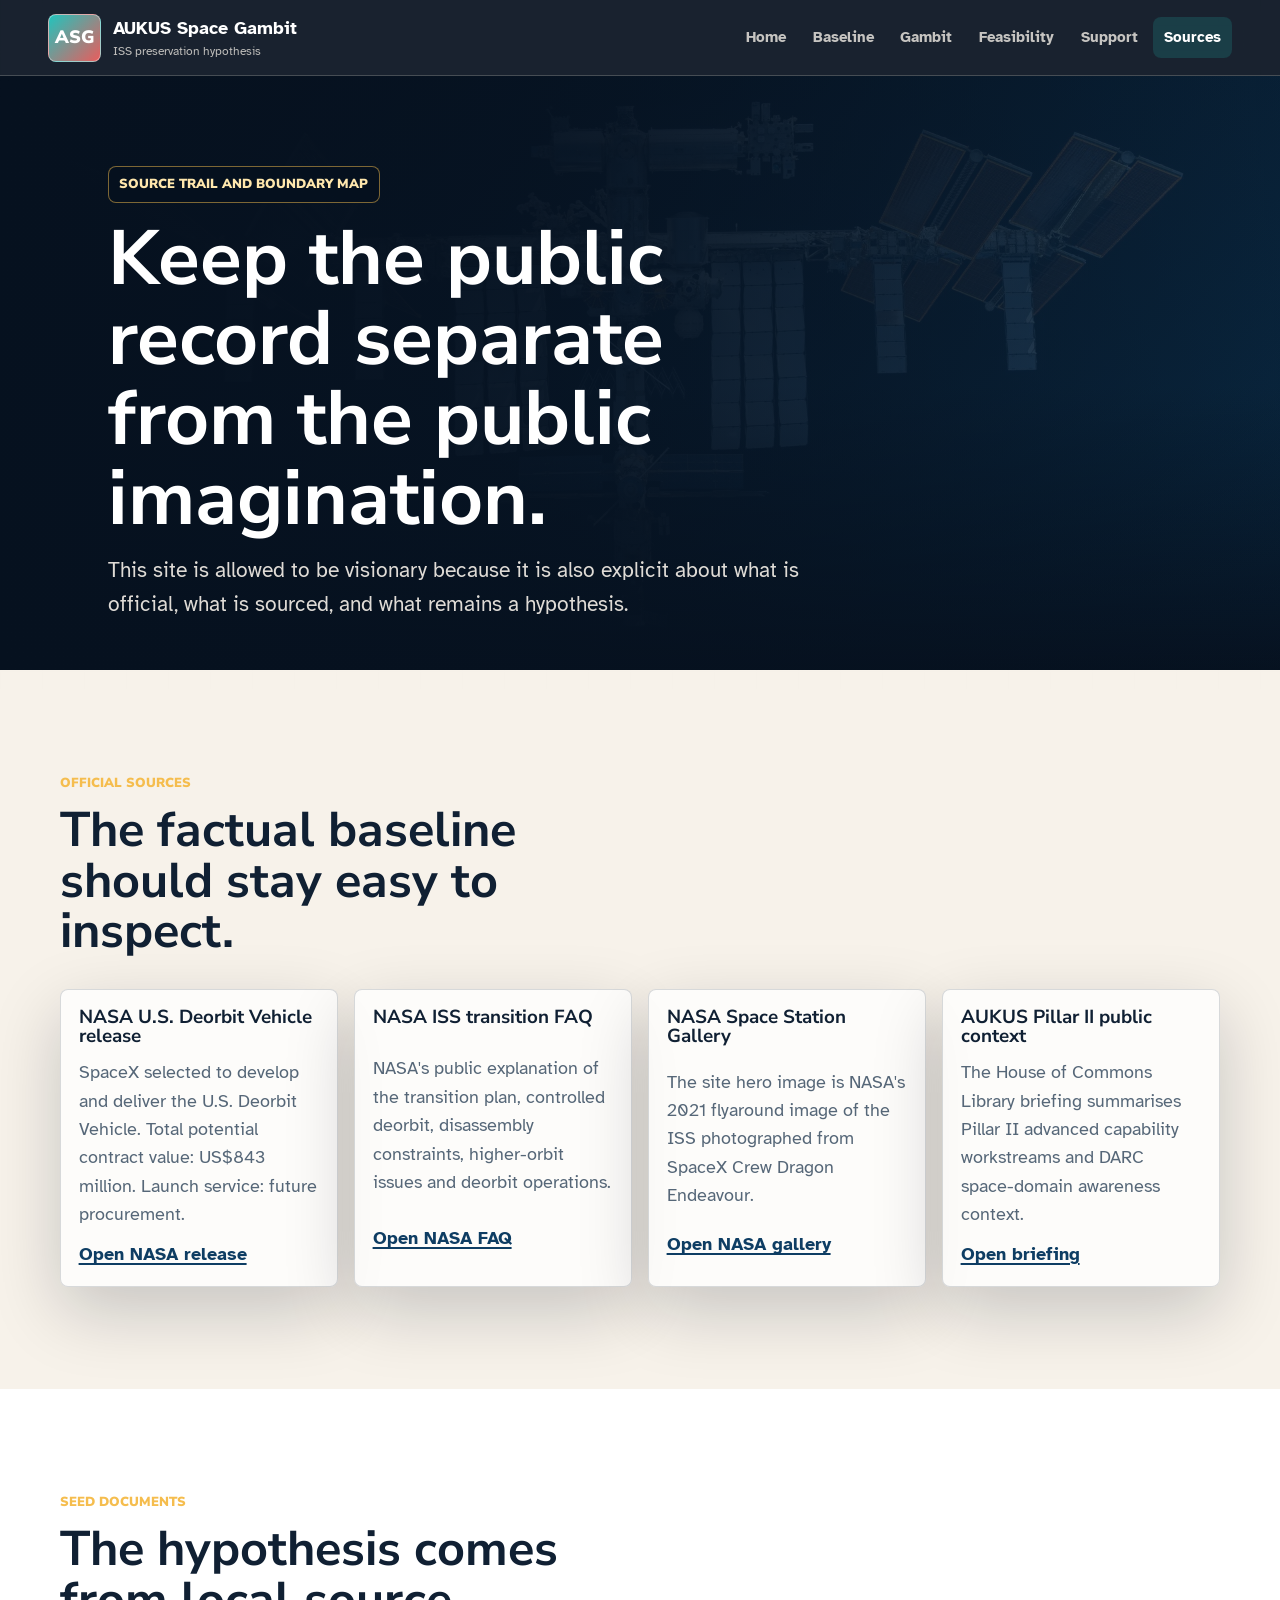
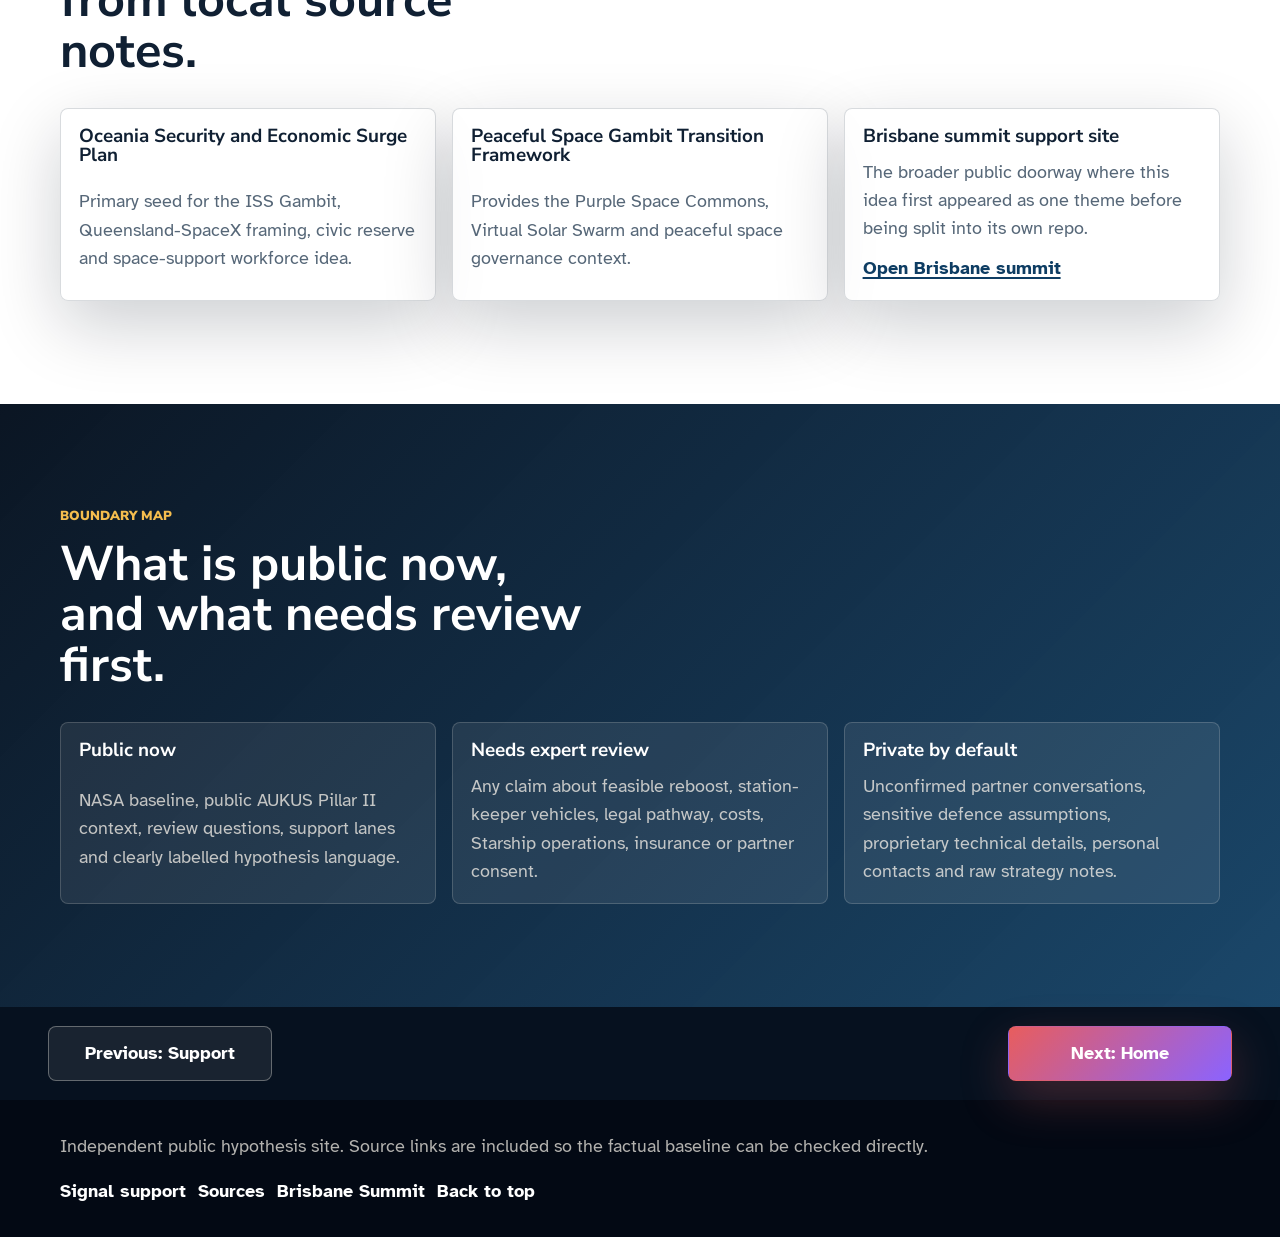
<file: sources.html>
<!doctype html>
<html lang="en-AU">
<head>
  <meta charset="utf-8">
  <meta name="viewport" content="width=device-width, initial-scale=1">
  <meta name="description" content="Sources and public boundaries for the AUKUS Space Gambit site.">
  <meta name="theme-color" content="#06111f">
  <title>Sources | AUKUS Space Gambit</title>
  <link rel="preconnect" href="https://fonts.googleapis.com">
  <link rel="preconnect" href="https://fonts.gstatic.com" crossorigin>
  <link href="https://fonts.googleapis.com/css2?family=Atkinson+Hyperlegible:wght@400;700&family=Nunito+Sans:wght@800;900&display=swap" rel="stylesheet">
  <link rel="stylesheet" href="styles.css">
  <link rel="icon" href="assets/favicon.svg" type="image/svg+xml">
  <link rel="shortcut icon" href="assets/favicon.ico" type="image/x-icon">
</head>
<body>
  <a class="skip-link" href="#main">Skip to content</a>
  <header class="site-header">
    <a class="brand" href="index.html" aria-label="AUKUS Space Gambit home"><span class="brand-mark">ASG</span><span><strong>AUKUS Space Gambit</strong><small>ISS preservation hypothesis</small></span></a>
    <button class="nav-toggle" type="button" aria-expanded="false" aria-controls="site-nav">Menu</button>
    <nav class="site-nav" id="site-nav" aria-label="Main navigation">
      <a href="index.html">Home</a>
      <a href="baseline.html">Baseline</a>
      <a href="gambit.html">Gambit</a>
      <a href="feasibility.html">Feasibility</a>
      <a href="support.html">Support</a>
      <a href="sources.html" aria-current="page">Sources</a>
    </nav>
  </header>

  <main id="main">
    <section class="page-hero" id="top">
      <div class="page-hero-inner">
        <p class="status-note">Source trail and boundary map</p>
        <h1>Keep the public record separate from the public imagination.</h1>
        <p class="hero-copy">This site is allowed to be visionary because it is also explicit about what is official, what is sourced, and what remains a hypothesis.</p>
      </div>
    </section>

    <section class="section" aria-labelledby="official-title">
      <div class="section-heading">
        <p class="eyebrow">Official sources</p>
        <h2 id="official-title">The factual baseline should stay easy to inspect.</h2>
      </div>
      <div class="source-grid">
        <article>
          <h3>NASA U.S. Deorbit Vehicle release</h3>
          <p>SpaceX selected to develop and deliver the U.S. Deorbit Vehicle. Total potential contract value: US$843 million. Launch service: future procurement.</p>
          <a class="card-link" href="https://www.nasa.gov/news-release/nasa-selects-international-space-station-us-deorbit-vehicle/" target="_blank" rel="noopener noreferrer">Open NASA release</a>
        </article>
        <article>
          <h3>NASA ISS transition FAQ</h3>
          <p>NASA's public explanation of the transition plan, controlled deorbit, disassembly constraints, higher-orbit issues and deorbit operations.</p>
          <a class="card-link" href="https://www.nasa.gov/faqs-the-international-space-station-transition-plan/" target="_blank" rel="noopener noreferrer">Open NASA FAQ</a>
        </article>
        <article>
          <h3>NASA Space Station Gallery</h3>
          <p>The site hero image is NASA's 2021 flyaround image of the ISS photographed from SpaceX Crew Dragon Endeavour.</p>
          <a class="card-link" href="https://www.nasa.gov/international-space-station/space-station-gallery/" target="_blank" rel="noopener noreferrer">Open NASA gallery</a>
        </article>
        <article>
          <h3>AUKUS Pillar II public context</h3>
          <p>The House of Commons Library briefing summarises Pillar II advanced capability workstreams and DARC space-domain awareness context.</p>
          <a class="card-link" href="https://commonslibrary.parliament.uk/research-briefings/cbp-9842/" target="_blank" rel="noopener noreferrer">Open briefing</a>
        </article>
      </div>
    </section>

    <section class="section light-band" aria-labelledby="seed-title">
      <div class="section-heading">
        <p class="eyebrow">Seed documents</p>
        <h2 id="seed-title">The hypothesis comes from local source notes.</h2>
      </div>
      <div class="feature-grid">
        <article>
          <h3>Oceania Security and Economic Surge Plan</h3>
          <p>Primary seed for the ISS Gambit, Queensland-SpaceX framing, civic reserve and space-support workforce idea.</p>
        </article>
        <article>
          <h3>Peaceful Space Gambit Transition Framework</h3>
          <p>Provides the Purple Space Commons, Virtual Solar Swarm and peaceful space governance context.</p>
        </article>
        <article>
          <h3>Brisbane summit support site</h3>
          <p>The broader public doorway where this idea first appeared as one theme before being split into its own repo.</p>
          <a class="card-link" href="https://auraofintelligence.github.io/GAJRA_Earth-Space-AI_Summit/" target="_blank" rel="noopener noreferrer">Open Brisbane summit</a>
        </article>
      </div>
    </section>

    <section class="section dark-band" aria-labelledby="boundary-title">
      <div class="section-heading">
        <p class="eyebrow">Boundary map</p>
        <h2 id="boundary-title">What is public now, and what needs review first.</h2>
      </div>
      <div class="feature-grid">
        <article>
          <h3>Public now</h3>
          <p>NASA baseline, public AUKUS Pillar II context, review questions, support lanes and clearly labelled hypothesis language.</p>
        </article>
        <article>
          <h3>Needs expert review</h3>
          <p>Any claim about feasible reboost, station-keeper vehicles, legal pathway, costs, Starship operations, insurance or partner consent.</p>
        </article>
        <article>
          <h3>Private by default</h3>
          <p>Unconfirmed partner conversations, sensitive defence assumptions, proprietary technical details, personal contacts and raw strategy notes.</p>
        </article>
      </div>
    </section>

    <nav class="trail-nav" aria-label="Previous and next pages">
      <a class="button button-secondary" href="support.html">Previous: Support</a>
      <a class="button button-primary" href="index.html">Next: Home</a>
    </nav>
  </main>

  <footer class="site-footer">
    <p>Independent public hypothesis site. Source links are included so the factual baseline can be checked directly.</p>
    <nav aria-label="Footer links"><a href="support.html">Signal support</a><a href="sources.html">Sources</a><a href="https://auraofintelligence.github.io/GAJRA_Earth-Space-AI_Summit/" target="_blank" rel="noopener noreferrer">Brisbane Summit</a><a href="#top">Back to top</a></nav>
  </footer>
  <button class="back-to-top" type="button" aria-label="Back to top">Top</button>
  <script src="script.js"></script>
</body>
</html>
</file>
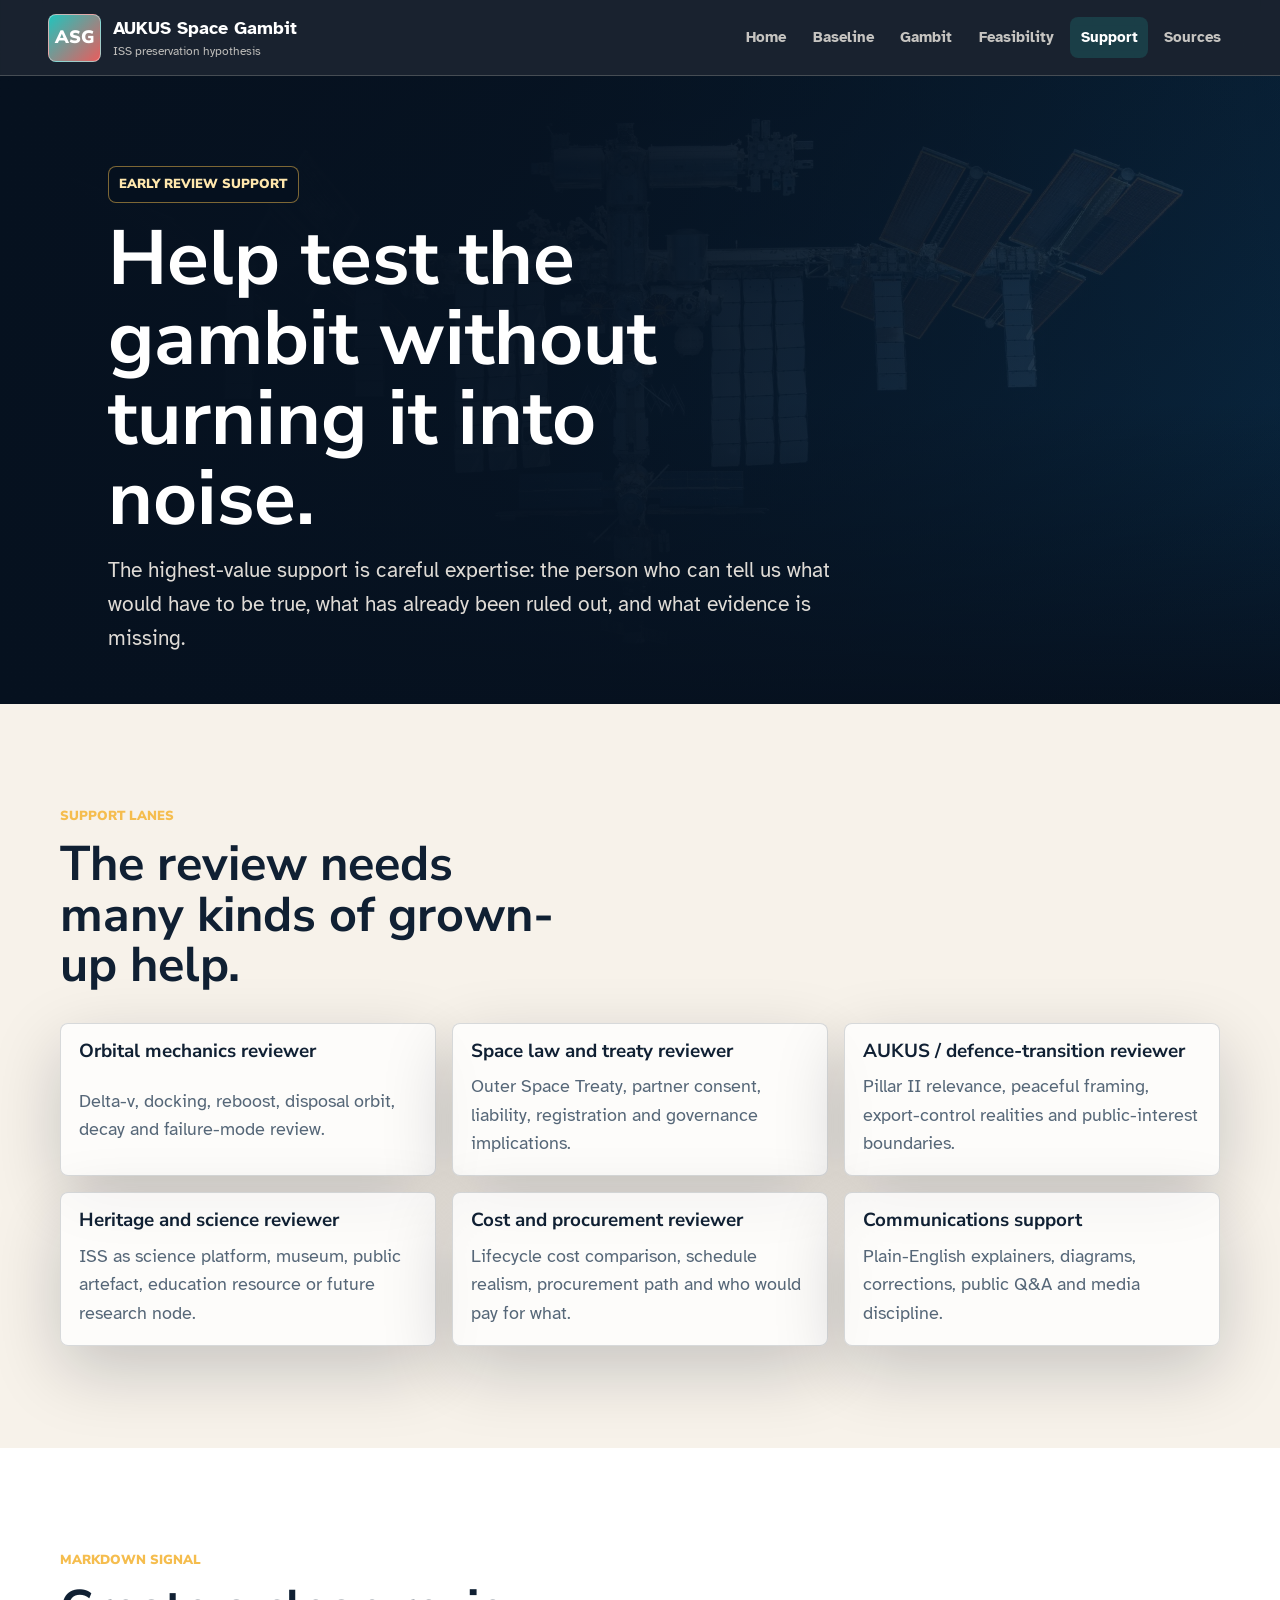
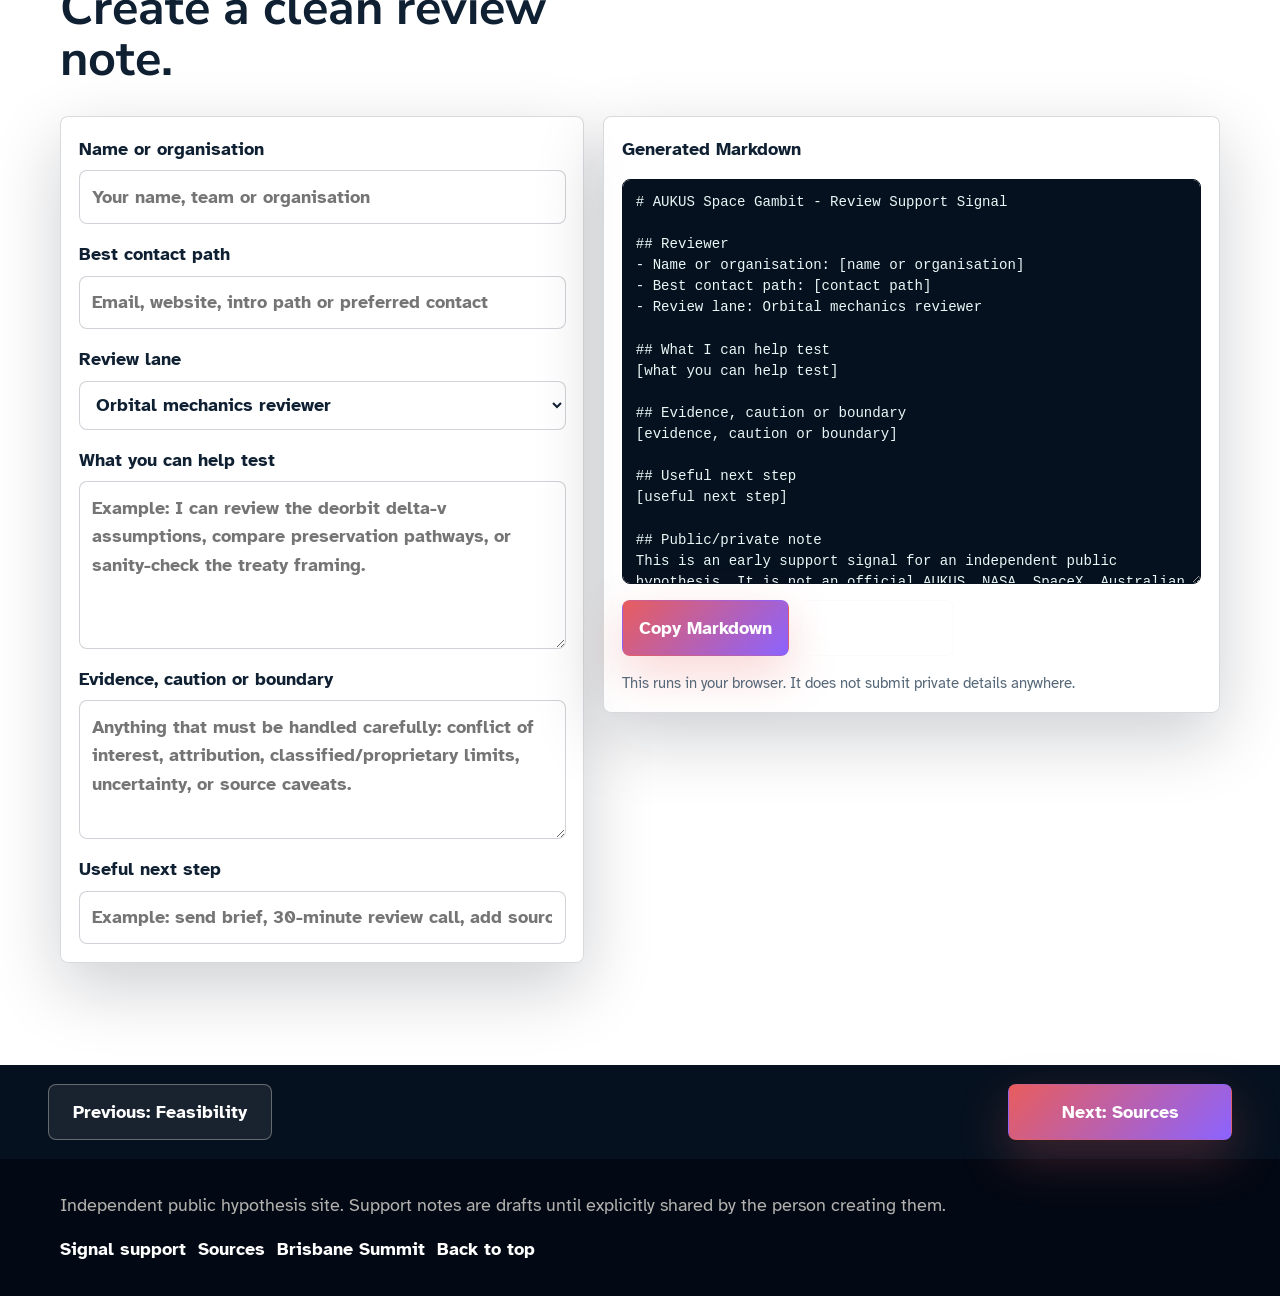
<file: support.html>
<!doctype html>
<html lang="en-AU">
<head>
  <meta charset="utf-8">
  <meta name="viewport" content="width=device-width, initial-scale=1">
  <meta name="description" content="Signal review support for the AUKUS Space Gambit and ISS preservation hypothesis.">
  <meta name="theme-color" content="#06111f">
  <title>Support | AUKUS Space Gambit</title>
  <link rel="preconnect" href="https://fonts.googleapis.com">
  <link rel="preconnect" href="https://fonts.gstatic.com" crossorigin>
  <link href="https://fonts.googleapis.com/css2?family=Atkinson+Hyperlegible:wght@400;700&family=Nunito+Sans:wght@800;900&display=swap" rel="stylesheet">
  <link rel="stylesheet" href="styles.css">
  <link rel="icon" href="assets/favicon.svg" type="image/svg+xml">
  <link rel="shortcut icon" href="assets/favicon.ico" type="image/x-icon">
</head>
<body>
  <a class="skip-link" href="#main">Skip to content</a>
  <header class="site-header">
    <a class="brand" href="index.html" aria-label="AUKUS Space Gambit home"><span class="brand-mark">ASG</span><span><strong>AUKUS Space Gambit</strong><small>ISS preservation hypothesis</small></span></a>
    <button class="nav-toggle" type="button" aria-expanded="false" aria-controls="site-nav">Menu</button>
    <nav class="site-nav" id="site-nav" aria-label="Main navigation">
      <a href="index.html">Home</a>
      <a href="baseline.html">Baseline</a>
      <a href="gambit.html">Gambit</a>
      <a href="feasibility.html">Feasibility</a>
      <a href="support.html" aria-current="page">Support</a>
      <a href="sources.html">Sources</a>
    </nav>
  </header>

  <main id="main">
    <section class="page-hero" id="top">
      <div class="page-hero-inner">
        <p class="status-note">Early review support</p>
        <h1>Help test the gambit without turning it into noise.</h1>
        <p class="hero-copy">The highest-value support is careful expertise: the person who can tell us what would have to be true, what has already been ruled out, and what evidence is missing.</p>
      </div>
    </section>

    <section class="section" aria-labelledby="lanes-title">
      <div class="section-heading">
        <p class="eyebrow">Support lanes</p>
        <h2 id="lanes-title">The review needs many kinds of grown-up help.</h2>
      </div>
      <div class="fact-grid">
        <article><h3>Orbital mechanics reviewer</h3><p>Delta-v, docking, reboost, disposal orbit, decay and failure-mode review.</p></article>
        <article><h3>Space law and treaty reviewer</h3><p>Outer Space Treaty, partner consent, liability, registration and governance implications.</p></article>
        <article><h3>AUKUS / defence-transition reviewer</h3><p>Pillar II relevance, peaceful framing, export-control realities and public-interest boundaries.</p></article>
        <article><h3>Heritage and science reviewer</h3><p>ISS as science platform, museum, public artefact, education resource or future research node.</p></article>
        <article><h3>Cost and procurement reviewer</h3><p>Lifecycle cost comparison, schedule realism, procurement path and who would pay for what.</p></article>
        <article><h3>Communications support</h3><p>Plain-English explainers, diagrams, corrections, public Q&A and media discipline.</p></article>
      </div>
    </section>

    <section class="section builder-section" aria-labelledby="note-title">
      <div class="section-heading">
        <p class="eyebrow">Markdown signal</p>
        <h2 id="note-title">Create a clean review note.</h2>
      </div>
      <div class="builder-layout">
        <form class="support-form" data-support-form>
          <label>Name or organisation
            <input name="name" type="text" placeholder="Your name, team or organisation">
          </label>
          <label>Best contact path
            <input name="contact" type="text" placeholder="Email, website, intro path or preferred contact">
          </label>
          <label>Review lane
            <select name="lane">
              <option>Orbital mechanics reviewer</option>
              <option>Space law and treaty reviewer</option>
              <option>AUKUS / defence-transition reviewer</option>
              <option>Heritage and science reviewer</option>
              <option>Cost and procurement reviewer</option>
              <option>Communications support</option>
              <option>General early supporter</option>
            </select>
          </label>
          <label>What you can help test
            <textarea name="offer" rows="5" placeholder="Example: I can review the deorbit delta-v assumptions, compare preservation pathways, or sanity-check the treaty framing."></textarea>
          </label>
          <label>Evidence, caution or boundary
            <textarea name="boundaries" rows="4" placeholder="Anything that must be handled carefully: conflict of interest, attribution, classified/proprietary limits, uncertainty, or source caveats."></textarea>
          </label>
          <label>Useful next step
            <input name="next" type="text" placeholder="Example: send brief, 30-minute review call, add source, correct a claim">
          </label>
        </form>
        <aside class="markdown-panel">
          <label for="support-output">Generated Markdown</label>
          <textarea id="support-output" rows="18" readonly data-support-output></textarea>
          <div class="builder-actions">
            <button class="button button-primary" type="button" data-copy-support>Copy Markdown</button>
            <button class="button button-secondary" type="button" data-download-support>Download .md</button>
          </div>
          <p class="privacy-note">This runs in your browser. It does not submit private details anywhere.</p>
        </aside>
      </div>
    </section>

    <nav class="trail-nav" aria-label="Previous and next pages">
      <a class="button button-secondary" href="feasibility.html">Previous: Feasibility</a>
      <a class="button button-primary" href="sources.html">Next: Sources</a>
    </nav>
  </main>

  <footer class="site-footer">
    <p>Independent public hypothesis site. Support notes are drafts until explicitly shared by the person creating them.</p>
    <nav aria-label="Footer links"><a href="support.html">Signal support</a><a href="sources.html">Sources</a><a href="https://auraofintelligence.github.io/GAJRA_Earth-Space-AI_Summit/" target="_blank" rel="noopener noreferrer">Brisbane Summit</a><a href="#top">Back to top</a></nav>
  </footer>
  <button class="back-to-top" type="button" aria-label="Back to top">Top</button>
  <script src="script.js"></script>
</body>
</html>
</file>
<file: styles.css>
:root {
  --ink: #06111f;
  --navy: #0a1b31;
  --blue: #0e3d63;
  --teal: #21c4bd;
  --gold: #f5bd4e;
  --red: #e85d5d;
  --paper: #f7f2ea;
  --white: #ffffff;
  --text: #102033;
  --muted: #566778;
  --line: rgba(16, 32, 51, 0.16);
  --line-dark: rgba(247, 242, 234, 0.2);
  --shadow: 0 24px 70px rgba(6, 17, 31, 0.2);
  --radius: 8px;
  --max: 1160px;
  --heading: "Nunito Sans", "Avenir Next", Arial, sans-serif;
  --body: "Atkinson Hyperlegible", "Segoe UI", Arial, sans-serif;
}

* {
  box-sizing: border-box;
}

html {
  scroll-behavior: smooth;
}

body {
  margin: 0;
  background: var(--paper);
  color: var(--text);
  font-family: var(--body);
  font-size: 18px;
  line-height: 1.58;
}

body::before {
  background:
    linear-gradient(90deg, rgba(14, 61, 99, 0.06) 1px, transparent 1px),
    linear-gradient(0deg, rgba(14, 61, 99, 0.05) 1px, transparent 1px);
  background-size: 42px 42px;
  content: "";
  inset: 0;
  mask-image: linear-gradient(180deg, rgba(0, 0, 0, 0.52), transparent 46rem);
  pointer-events: none;
  position: fixed;
  z-index: -1;
}

img {
  display: block;
  height: auto;
  max-width: 100%;
}

a {
  color: inherit;
}

h1,
h2,
h3 {
  font-family: var(--heading);
  letter-spacing: 0;
  line-height: 1.04;
  margin: 0;
}

h1 {
  color: white;
  font-size: clamp(2.7rem, 6vw, 5.25rem);
  max-width: 13ch;
}

h2 {
  font-size: clamp(1.85rem, 3.8vw, 3.55rem);
  max-width: 18ch;
}

h3 {
  font-size: 1.18rem;
}

p {
  margin: 0;
}

.skip-link {
  background: var(--gold);
  color: var(--ink);
  font-weight: 900;
  left: 1rem;
  padding: 0.65rem 0.9rem;
  position: absolute;
  top: -5rem;
  z-index: 100;
}

.skip-link:focus {
  top: 1rem;
}

.site-header {
  align-items: center;
  background: rgba(6, 17, 31, 0.92);
  backdrop-filter: blur(18px);
  border-bottom: 1px solid var(--line-dark);
  display: flex;
  gap: 1rem;
  justify-content: space-between;
  padding: 0.85rem clamp(1rem, 4vw, 3rem);
  position: sticky;
  top: 0;
  z-index: 50;
}

.brand {
  align-items: center;
  color: white;
  display: inline-flex;
  gap: 0.75rem;
  min-width: 18rem;
  text-decoration: none;
}

.brand-mark {
  background: linear-gradient(135deg, var(--teal), var(--red));
  border: 1px solid rgba(255, 255, 255, 0.42);
  border-radius: var(--radius);
  color: white;
  display: grid;
  font-family: var(--heading);
  font-weight: 900;
  height: 3rem;
  place-items: center;
  width: 3.3rem;
}

.brand strong,
.brand small {
  display: block;
}

.brand small {
  color: rgba(247, 242, 234, 0.75);
  font-size: 0.78rem;
}

.site-nav {
  align-items: center;
  color: rgba(247, 242, 234, 0.78);
  display: flex;
  flex-wrap: wrap;
  gap: 0.3rem;
  justify-content: flex-end;
}

.site-nav a {
  border-radius: var(--radius);
  font-size: 0.92rem;
  font-weight: 800;
  padding: 0.55rem 0.68rem;
  text-decoration: none;
}

.site-nav a:hover,
.site-nav a:focus-visible,
.site-nav a[aria-current="page"] {
  background: rgba(33, 196, 189, 0.16);
  color: white;
}

.nav-toggle {
  background: transparent;
  border: 1px solid var(--line-dark);
  border-radius: var(--radius);
  color: white;
  display: none;
  font: inherit;
  font-weight: 900;
  padding: 0.55rem 0.7rem;
}

.hero {
  min-height: calc(88vh - 4.8rem);
  position: relative;
}

.hero-image,
.page-hero::before {
  inset: 0;
  position: absolute;
  z-index: -2;
}

.hero-image img,
.page-hero::before {
  height: 100%;
  object-fit: cover;
  object-position: center;
  width: 100%;
}

.hero-image::after,
.page-hero::after {
  background:
    linear-gradient(90deg, rgba(6, 17, 31, 0.98), rgba(6, 17, 31, 0.78) 42%, rgba(6, 17, 31, 0.2)),
    linear-gradient(0deg, rgba(6, 17, 31, 0.97), transparent 48%);
  content: "";
  inset: 0;
  position: absolute;
}

.hero-content,
.page-hero-inner {
  display: grid;
  gap: 1rem;
  margin: 0 auto;
  max-width: var(--max);
  min-height: calc(88vh - 4.8rem);
  padding: clamp(3.5rem, 7vw, 6rem) clamp(1rem, 4vw, 3rem) 3rem;
  place-content: center start;
}

.page-hero {
  background:
    linear-gradient(135deg, rgba(6, 17, 31, 0.98), rgba(14, 61, 99, 0.72)),
    url("assets/iss-flyaround-nasa.webp") center / cover no-repeat;
  color: white;
  min-height: 58vh;
  position: relative;
}

.page-hero-inner {
  min-height: 58vh;
  position: relative;
  z-index: 1;
}

.status-note,
.eyebrow {
  color: var(--gold);
  font-family: var(--heading);
  font-size: 0.82rem;
  font-weight: 900;
  letter-spacing: 0;
  text-transform: uppercase;
}

.status-note {
  background: rgba(6, 17, 31, 0.64);
  border: 1px solid rgba(245, 189, 78, 0.5);
  border-radius: var(--radius);
  color: #ffe7ad;
  display: inline-flex;
  padding: 0.45rem 0.65rem;
  width: fit-content;
}

.hero-copy {
  color: rgba(247, 242, 234, 0.9);
  font-size: clamp(1.08rem, 2vw, 1.34rem);
  max-width: 46rem;
}

.hero-actions,
.builder-actions,
.trail-nav,
.site-footer nav {
  align-items: center;
  display: flex;
  flex-wrap: wrap;
  gap: 0.75rem;
}

.button {
  align-items: center;
  border: 1px solid transparent;
  border-radius: var(--radius);
  cursor: pointer;
  display: inline-flex;
  font: inherit;
  font-weight: 900;
  justify-content: center;
  min-height: 2.8rem;
  padding: 0.78rem 1rem;
  text-decoration: none;
}

.button-primary {
  background: linear-gradient(135deg, var(--red), #8b63ff);
  color: white;
  box-shadow: 0 18px 48px rgba(232, 93, 93, 0.26);
}

.button-secondary {
  background: rgba(255, 255, 255, 0.08);
  border-color: rgba(247, 242, 234, 0.34);
  color: white;
}

.section {
  padding: clamp(4rem, 8vw, 7rem) clamp(1rem, 4vw, 3rem);
}

.section > * {
  margin-inline: auto;
  max-width: var(--max);
}

.section-heading {
  display: grid;
  gap: 0.75rem;
  margin-bottom: 2rem;
}

.intro-band,
.light-band,
.builder-section {
  background: var(--white);
}

.dark-band {
  background: linear-gradient(135deg, rgba(6, 17, 31, 0.98), rgba(14, 61, 99, 0.95));
  color: white;
}

.dark-band h2 {
  color: white;
}

.split {
  align-items: center;
  display: grid;
  gap: clamp(1.25rem, 4vw, 3rem);
  grid-template-columns: minmax(0, 1fr) minmax(18rem, 0.72fr);
}

.split p {
  color: var(--muted);
  font-size: clamp(1.02rem, 1.5vw, 1.16rem);
  margin-top: 0.9rem;
  max-width: 50rem;
}

.signal-panel {
  background:
    linear-gradient(145deg, rgba(6, 17, 31, 0.96), rgba(14, 61, 99, 0.88));
  border: 1px solid rgba(33, 196, 189, 0.24);
  border-radius: var(--radius);
  box-shadow: var(--shadow);
  color: white;
  display: grid;
  gap: 0.65rem;
  padding: 1.2rem;
}

.signal-panel span {
  color: var(--gold);
  font-family: var(--heading);
  font-size: 0.82rem;
  font-weight: 900;
  text-transform: uppercase;
}

.signal-panel strong {
  font-family: var(--heading);
  font-size: clamp(1.6rem, 3vw, 2.5rem);
  line-height: 1.05;
}

.signal-panel p {
  color: rgba(247, 242, 234, 0.78);
  margin: 0;
}

.card-grid,
.feature-grid,
.fact-grid,
.review-grid,
.source-grid {
  display: grid;
  gap: 1rem;
}

.card-grid {
  grid-template-columns: repeat(5, minmax(0, 1fr));
}

.feature-grid,
.fact-grid {
  grid-template-columns: repeat(3, minmax(0, 1fr));
}

.review-grid,
.source-grid {
  grid-template-columns: repeat(4, minmax(0, 1fr));
}

.path-card,
.feature-grid article,
.fact-grid article,
.review-grid article,
.source-grid article {
  background: rgba(255, 255, 255, 0.76);
  border: 1px solid var(--line);
  border-radius: var(--radius);
  box-shadow: var(--shadow);
  color: var(--text);
  display: grid;
  gap: 0.7rem;
  padding: 1.1rem;
}

.path-card {
  min-height: 17rem;
  text-decoration: none;
}

.path-card span,
.fact-grid span,
.review-grid span {
  color: var(--red);
  font-family: var(--heading);
  font-size: 0.86rem;
  font-weight: 900;
}

.path-card p,
.feature-grid p,
.fact-grid p,
.review-grid p,
.source-grid p {
  color: var(--muted);
}

.path-card:hover,
.path-card:focus-visible {
  border-color: rgba(232, 93, 93, 0.44);
  transform: translateY(-2px);
}

.dark-band .feature-grid article {
  background: rgba(255, 255, 255, 0.08);
  border-color: rgba(247, 242, 234, 0.18);
  box-shadow: none;
  color: white;
}

.dark-band .feature-grid p {
  color: rgba(247, 242, 234, 0.76);
}

.narrative {
  background: var(--white);
}

.narrative p {
  color: var(--muted);
  font-size: clamp(1.08rem, 2vw, 1.25rem);
  margin-bottom: 1rem;
  max-width: 60rem;
}

.source-note {
  color: var(--muted);
  margin-top: 1rem;
}

.source-note a,
.card-link {
  color: var(--blue);
  font-weight: 900;
  text-decoration-thickness: 0.12em;
  text-underline-offset: 0.18em;
}

.builder-layout {
  align-items: start;
  display: grid;
  gap: 1.2rem;
  grid-template-columns: minmax(0, 0.85fr) minmax(20rem, 1fr);
}

.support-form,
.markdown-panel {
  background: rgba(255, 255, 255, 0.82);
  border: 1px solid var(--line);
  border-radius: var(--radius);
  box-shadow: var(--shadow);
  display: grid;
  gap: 1rem;
  padding: 1.1rem;
}

label {
  color: var(--text);
  display: grid;
  font-weight: 800;
  gap: 0.45rem;
}

input,
select,
textarea {
  background: white;
  border: 1px solid rgba(16, 32, 51, 0.2);
  border-radius: var(--radius);
  color: var(--text);
  font: inherit;
  min-height: 2.75rem;
  padding: 0.72rem 0.8rem;
  width: 100%;
}

textarea {
  resize: vertical;
}

.markdown-panel textarea {
  background: #06111f;
  border-color: #06111f;
  color: #e9f7f6;
  font-family: "Cascadia Mono", Consolas, monospace;
  font-size: 0.88rem;
  line-height: 1.5;
}

.privacy-note {
  color: var(--muted);
  font-size: 0.92rem;
}

.trail-nav {
  background: var(--ink);
  gap: 0.9rem;
  justify-content: space-between;
  padding: 1.2rem clamp(1rem, 4vw, 3rem);
}

.trail-nav .button {
  min-width: min(100%, 14rem);
}

.site-footer {
  background: #030914;
  color: rgba(247, 242, 234, 0.72);
  display: grid;
  gap: 1rem;
  padding: 2rem clamp(1rem, 4vw, 3rem);
}

.site-footer p,
.site-footer nav {
  margin-inline: auto;
  max-width: var(--max);
  width: 100%;
}

.site-footer a {
  color: white;
  font-weight: 800;
  text-decoration: none;
}

.back-to-top {
  background: var(--gold);
  border: 1px solid rgba(6, 17, 31, 0.12);
  border-radius: var(--radius);
  bottom: 1.15rem;
  box-shadow: var(--shadow);
  color: var(--ink);
  cursor: pointer;
  display: inline-flex;
  font: inherit;
  font-weight: 900;
  justify-content: center;
  min-height: 3.2rem;
  min-width: 3.2rem;
  opacity: 0;
  padding: 0.65rem 0.75rem;
  pointer-events: none;
  position: fixed;
  right: 1.15rem;
  transform: translateY(0.5rem);
  transition: opacity 0.2s ease, transform 0.2s ease;
  z-index: 80;
}

.back-to-top.is-visible {
  opacity: 1;
  pointer-events: auto;
  transform: translateY(0);
}

@media (max-width: 1100px) {
  .card-grid,
  .review-grid,
  .source-grid {
    grid-template-columns: repeat(2, minmax(0, 1fr));
  }

  .feature-grid,
  .fact-grid {
    grid-template-columns: repeat(2, minmax(0, 1fr));
  }
}

@media (max-width: 760px) {
  body {
    font-size: 16px;
  }

  .site-header {
    align-items: flex-start;
    flex-wrap: wrap;
  }

  .brand {
    min-width: 0;
  }

  .nav-toggle {
    display: inline-flex;
  }

  .site-nav {
    display: none;
    flex-basis: 100%;
    justify-content: flex-start;
  }

  .site-nav.is-open {
    display: flex;
  }

  .hero,
  .hero-content,
  .page-hero,
  .page-hero-inner {
    min-height: 64vh;
  }

  .split,
  .card-grid,
  .feature-grid,
  .fact-grid,
  .review-grid,
  .source-grid,
  .builder-layout {
    grid-template-columns: 1fr;
  }

  .trail-nav {
    justify-content: flex-start;
  }

  .trail-nav .button {
    flex: 1 1 100%;
  }
}
</file>
